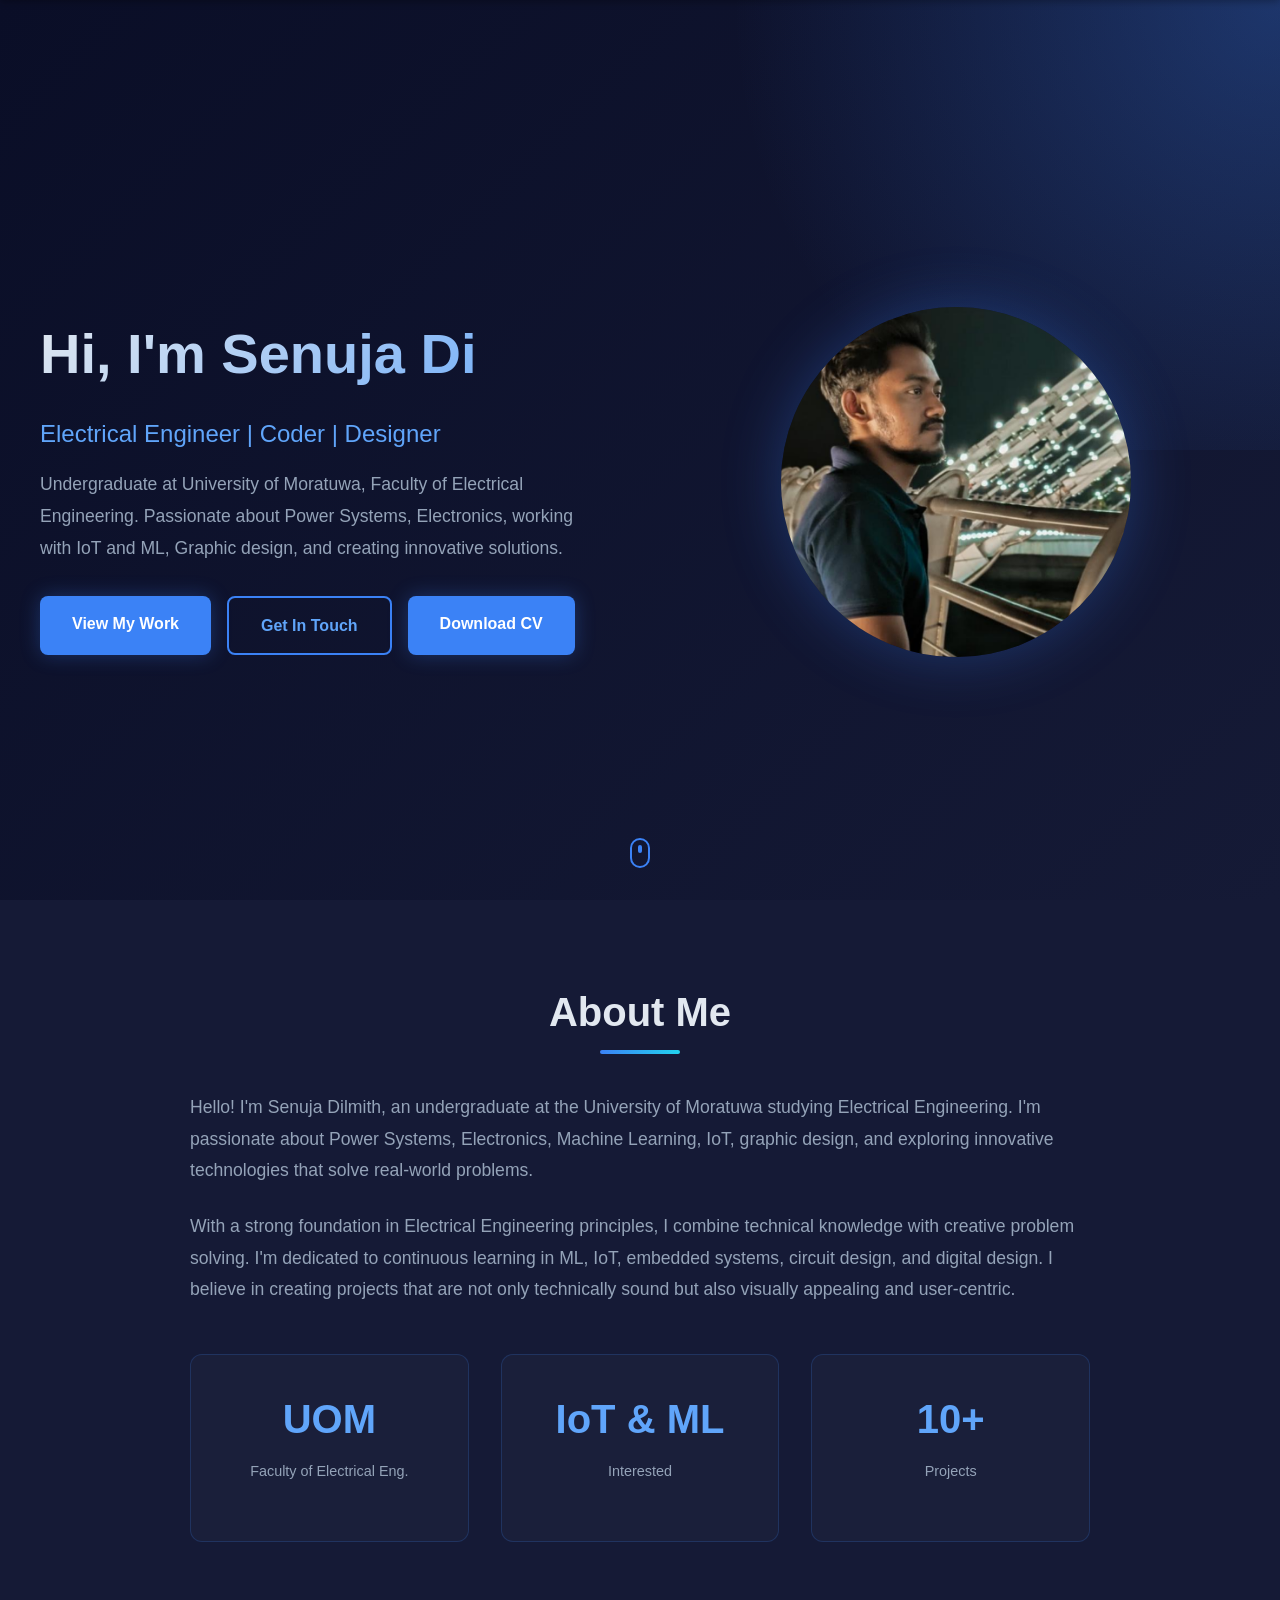
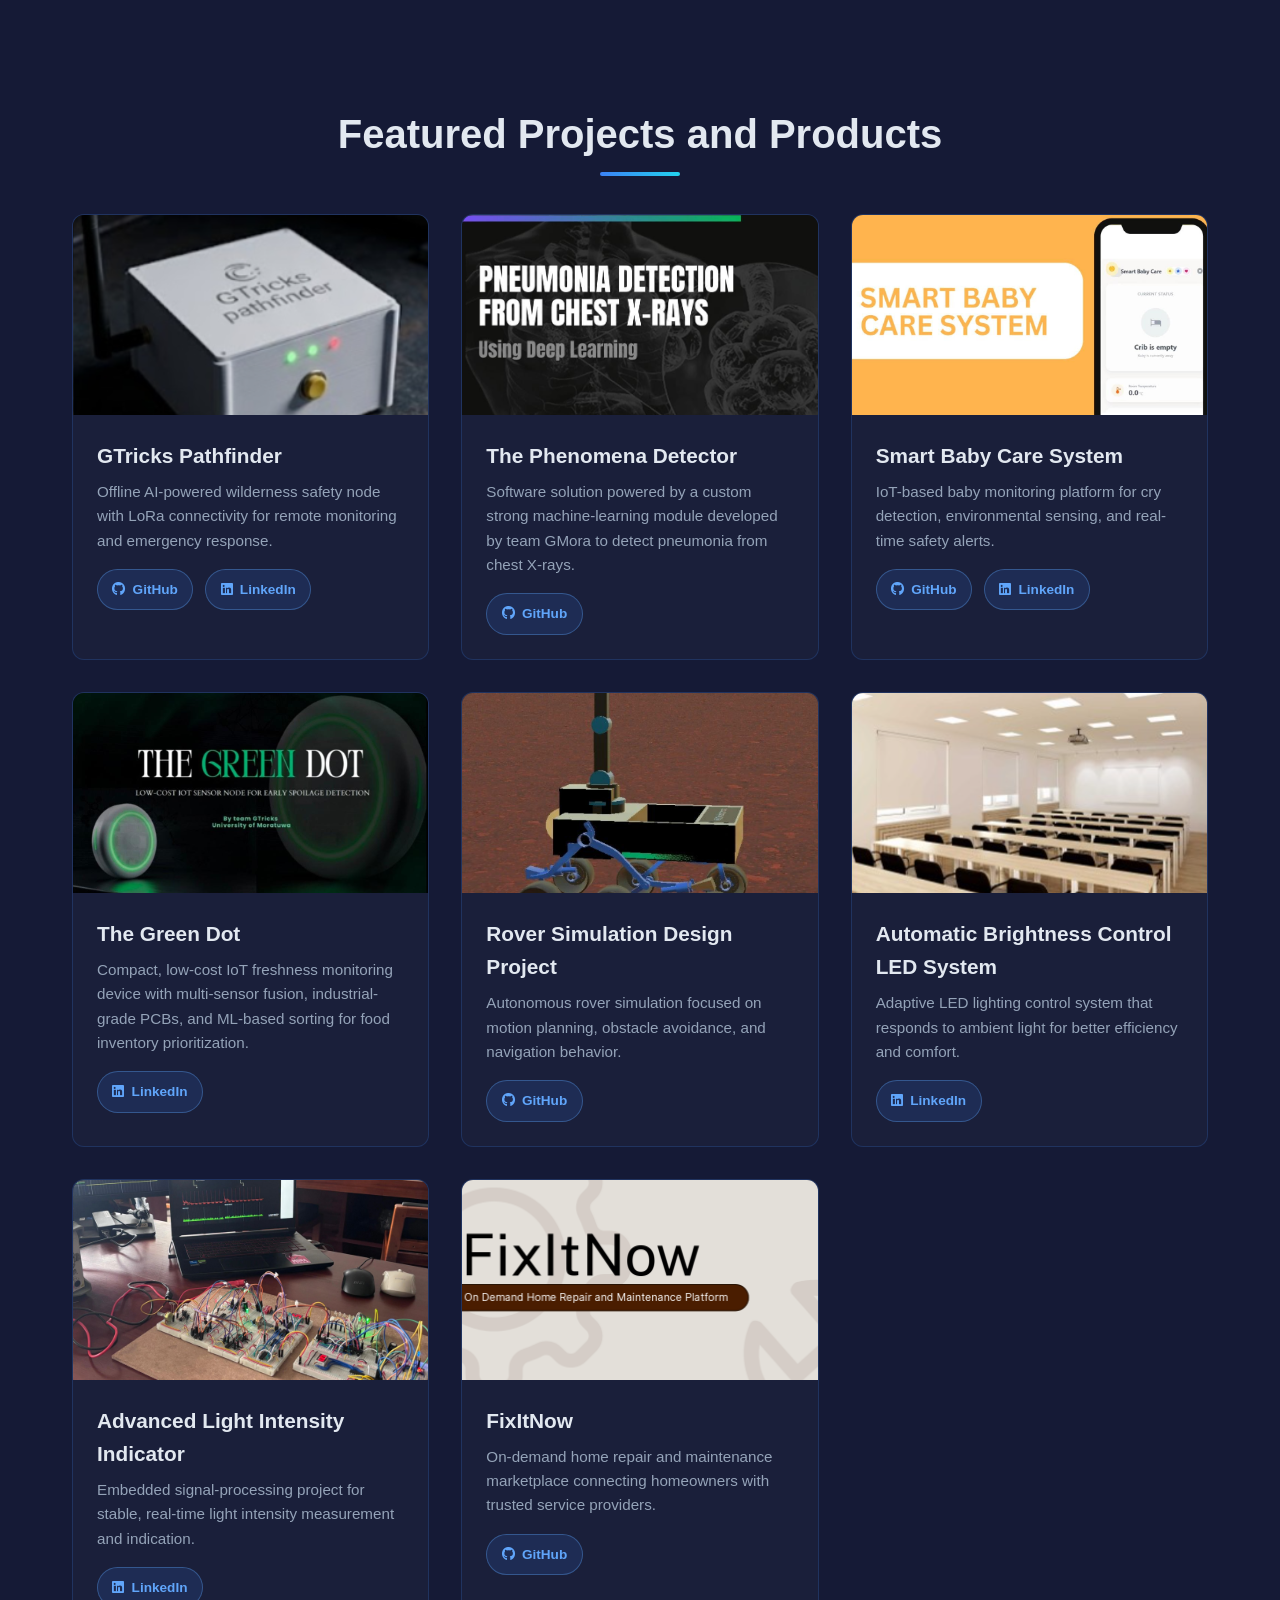
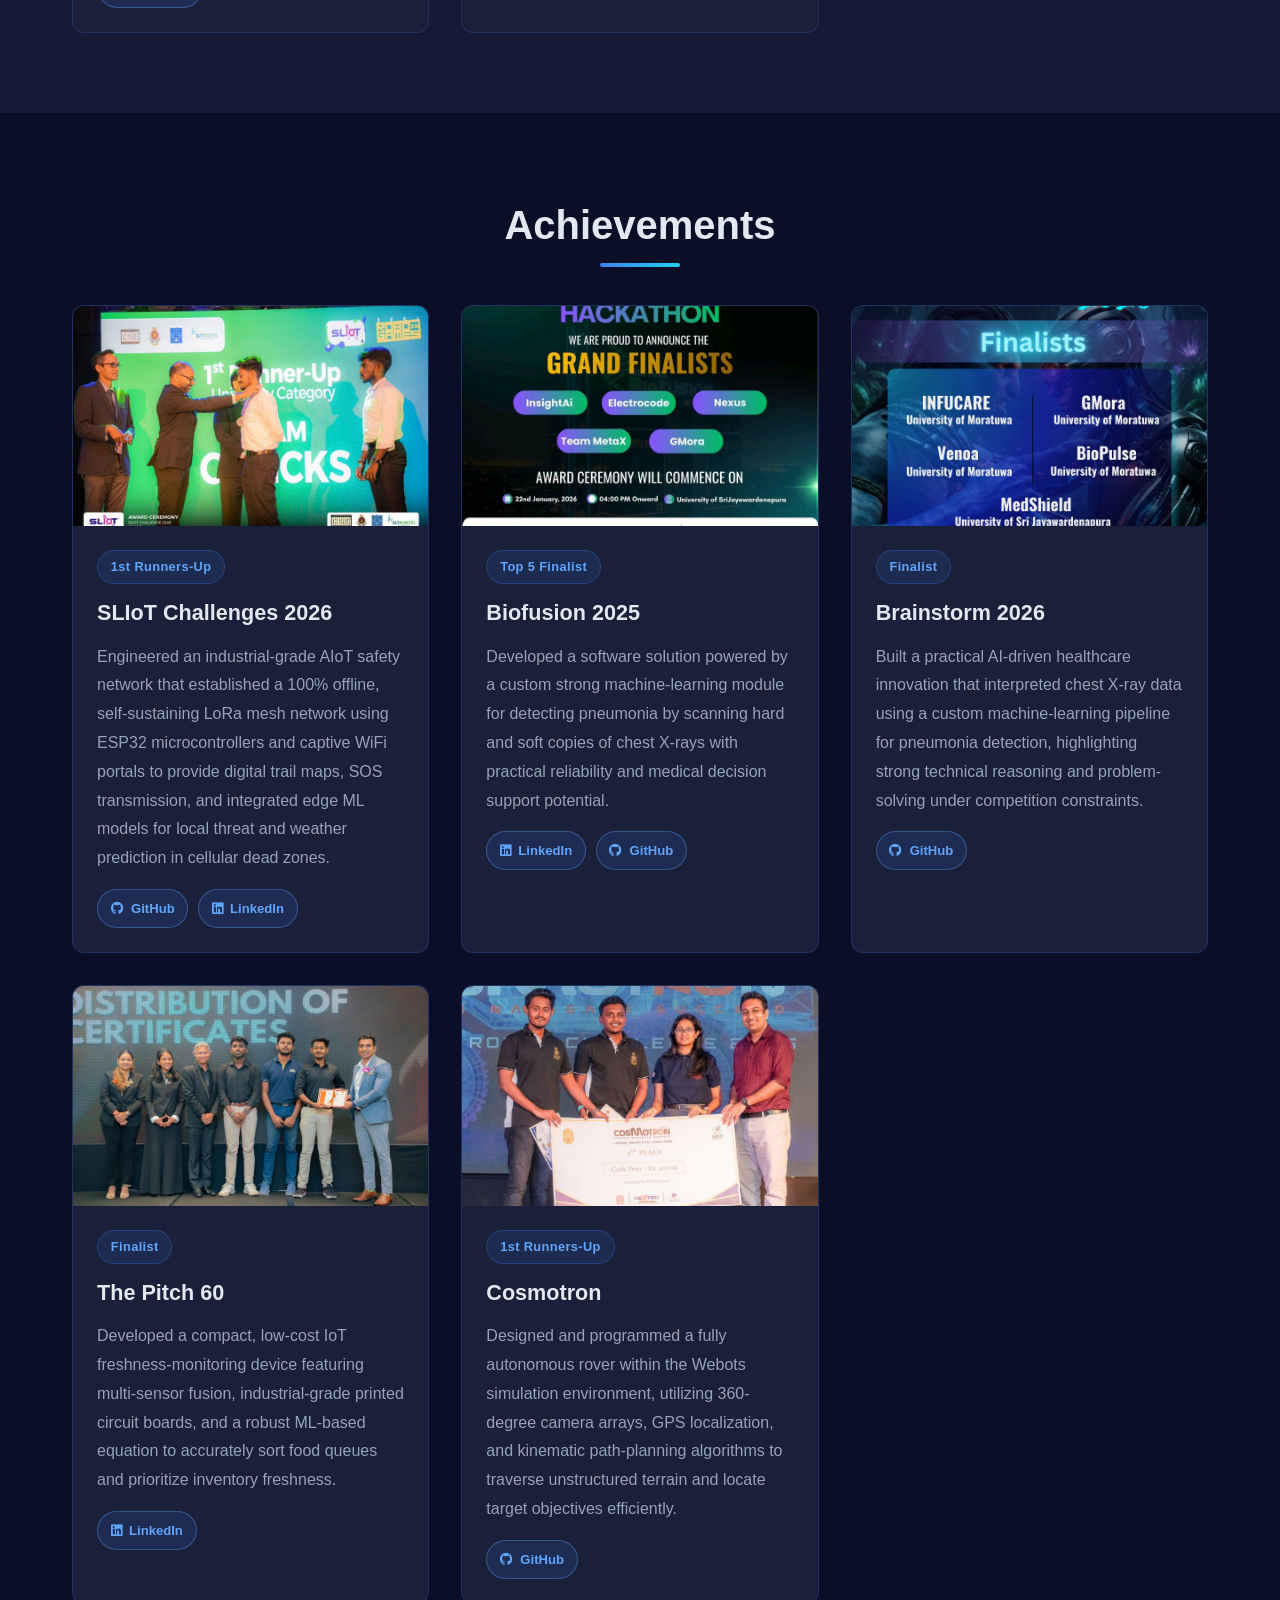
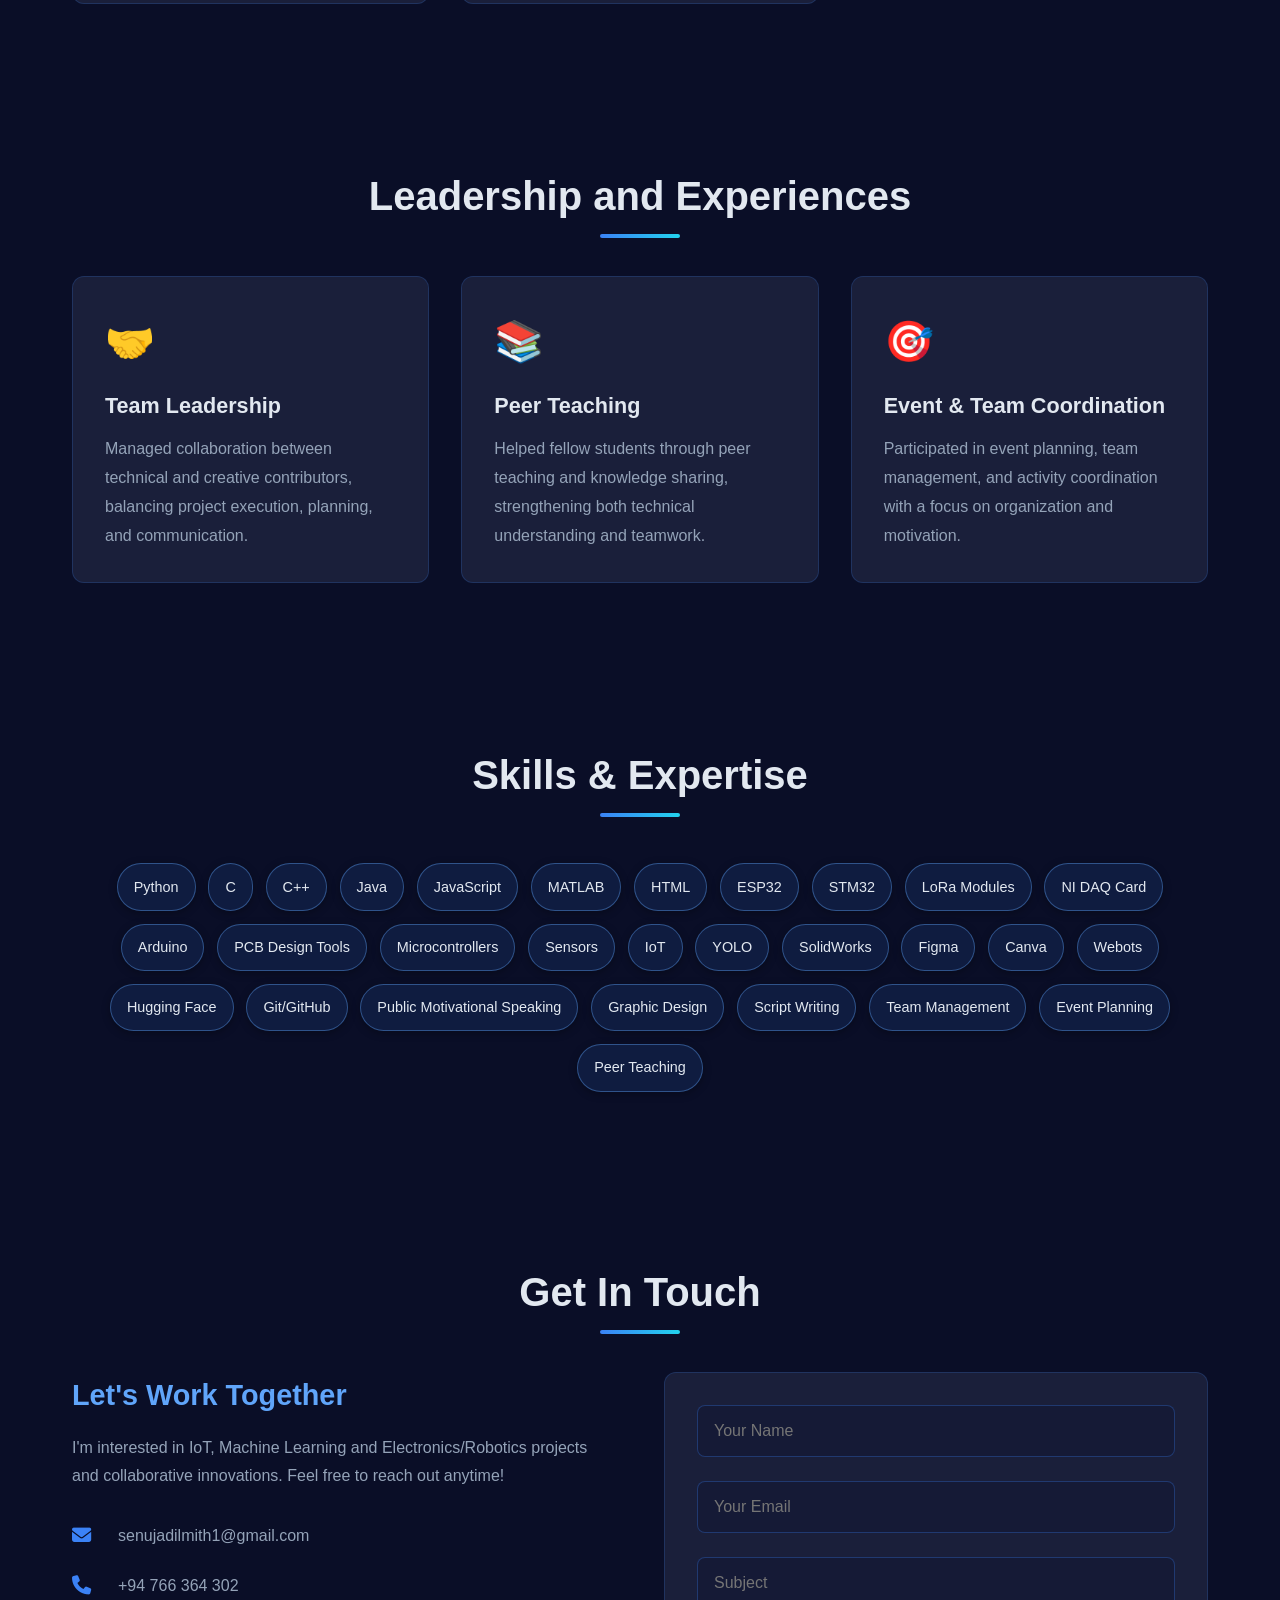
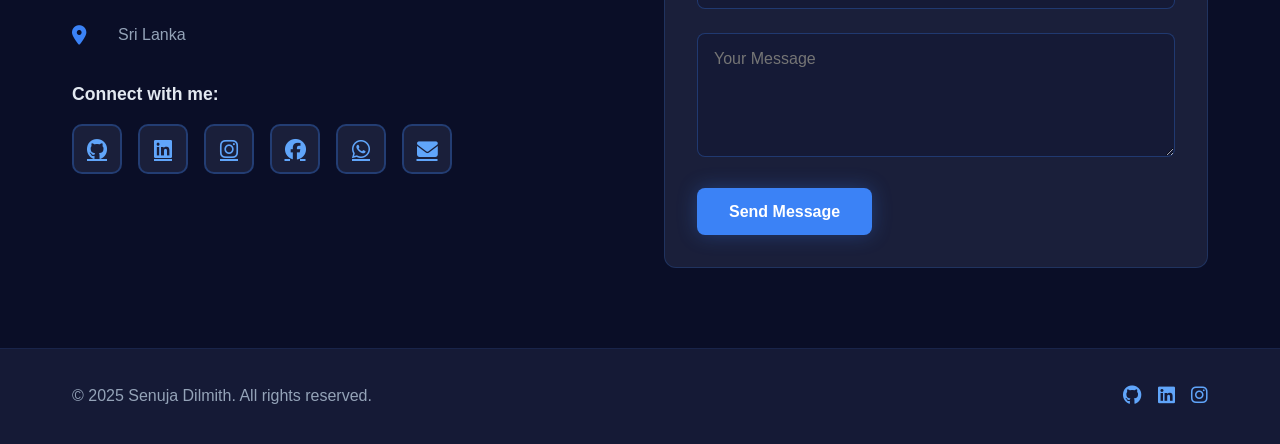
<file: index.html>
<!DOCTYPE html>
<html lang="en">
<head>
    <meta charset="UTF-8">
    <meta name="viewport" content="width=device-width, initial-scale=1.0">
    <title>Senuja Dilmith - Portfolio</title>
    <link rel="stylesheet" href="style.css">
    <link rel="stylesheet" href="https://cdnjs.cloudflare.com/ajax/libs/font-awesome/6.4.0/css/all.min.css">
</head>
<body>
    <!-- Navigation -->
    <nav class="navbar">
        <div class="container">
            <div class="logo">
                <h2>Senuja Dilmith</h2>
            </div>
            <ul class="nav-links">
                <li><a href="#home">Home</a></li>
                <li><a href="#about">About</a></li>
                <li><a href="#skills">Skills</a></li>
                <li><a href="#featured-projects">Projects</a></li>
                <li><a href="#achievements">Achievements</a></li>
                <li><a href="#leadership">Leadership</a></li>
                <li><a href="#contact">Contact</a></li>
            </ul>
            <div class="burger">
                <div class="line1"></div>
                <div class="line2"></div>
                <div class="line3"></div>
            </div>
        </div>
    </nav>

    <!-- Hero Section -->
    <section id="home" class="hero">
        <div class="hero-content">
            <div class="hero-text">
                <h1 class="glitch" data-text="Hi, I'm Senuja Dilmith">Hi, I'm Senuja Dilmith</h1>
                <p class="subtitle">Electrical Engineer | Coder | Designer</p>
                <p class="description">Undergraduate at University of Moratuwa, Faculty of Electrical Engineering. Passionate about Power Systems, Electronics, working with IoT and ML, Graphic design, and creating innovative solutions.</p>
                <div class="hero-buttons">
                    <a href="#featured-projects" class="btn btn-primary">View My Work</a>
                    <a href="#contact" class="btn btn-secondary">Get In Touch</a>
                    <a href="cv/CV_Senuja_Dilmith_.pdf" class="btn btn-primary" download>Download CV</a>
                </div>
            </div>
            <div class="hero-image">
                <div class="avatar-container">
                    <img src="profile-photo.png" alt="Senuja Dilmith" class="avatar-img">
                </div>
            </div>
        </div>
        <div class="scroll-indicator">
            <span></span>
        </div>
    </section>

    <!-- About Section -->
    <section id="about" class="about">
        <div class="container">
            <h2 class="section-title">About Me</h2>
            <div class="about-content">
                <div class="about-text">
                    <p>Hello! I'm Senuja Dilmith, an undergraduate at the University of Moratuwa studying Electrical Engineering. I'm passionate about Power Systems, Electronics, Machine Learning, IoT, graphic design, and exploring innovative technologies that solve real-world problems.</p>
                    <p>With a strong foundation in Electrical Engineering principles, I combine technical knowledge with creative problem solving. I'm dedicated to continuous learning in ML, IoT, embedded systems, circuit design, and digital design. I believe in creating projects that are not only technically sound but also visually appealing and user-centric.</p>
                    <div class="about-stats">
                        <div class="stat">
                            <h3>UOM</h3>
                            <p>Faculty of Electrical Eng.</p>
                        </div>
                        <div class="stat">
                            <h3>IoT & ML</h3>
                            <p>Interested</p>
                        </div>
                        <div class="stat">
                            <h3>10+</h3>
                            <p>Projects</p>
                        </div>
                    </div>
                </div>
            </div>
        </div>
    </section>

    <!-- Featured Projects Section -->
    <section id="featured-projects" class="projects">
        <div class="container">
            <h2 class="section-title">Featured Projects and Products</h2>
            <div class="projects-grid">
                <div class="project-card">
                    <div class="project-image project-image-cover" style="background-image: url('Featured%20Projects%20and%20Products/GTricks%20Pathfinder/product1.png'); background-size: cover; background-position: center;">
                        <div class="project-overlay">
                            <span class="project-link"><i class="fas fa-image"></i></span>
                        </div>
                    </div>
                    <div class="project-info">
                        <h3>GTricks Pathfinder</h3>
                        <p>Offline AI-powered wilderness safety node with LoRa connectivity for remote monitoring and emergency response.</p>
                        <div class="project-links">
                            <a href="https://github.com/senuja-dilmith/SLIoT-Pathfinder-GTricks" target="_blank" rel="noreferrer"><i class="fab fa-github"></i> GitHub</a>
                            <a href="https://www.linkedin.com/posts/senuja-dilmith-745825349_sliot2026-iot-tinyml-activity-7483414259188781057-bTgM?utm_source=share&utm_medium=member_desktop&rcm=ACoAAFcnN-UBbr5jnr6E6rHCfVg78KUNn9FJ8jc" target="_blank" rel="noreferrer"><i class="fab fa-linkedin"></i> LinkedIn</a>
                        </div>
                    </div>
                </div>

                <div class="project-card">
                    <div class="project-image project-image-cover" style="background-image: url('Featured%20Projects%20and%20Products/The%20Phenomena%20Detector/cover.jpeg'); background-size: cover; background-position: center;">
                        <div class="project-overlay">
                            <span class="project-link"><i class="fas fa-image"></i></span>
                        </div>
                    </div>
                    <div class="project-info">
                        <h3>The Phenomena Detector</h3>
                        <p>Software solution powered by a custom strong machine-learning module developed by team GMora to detect pneumonia from chest X-rays.</p>
                        <div class="project-links">
                            <a href="https://github.com/senuja-dilmith/The-Phenomena-Detector" target="_blank" rel="noreferrer"><i class="fab fa-github"></i> GitHub</a>
                        </div>
                    </div>
                </div>

                <div class="project-card">
                    <div class="project-image project-image-cover" style="background-image: url('Featured%20Projects%20and%20Products/Smart%20Baby%20Care%20System/cover.jpeg'); background-size: cover; background-position: center;">
                        <div class="project-overlay">
                            <span class="project-link"><i class="fas fa-image"></i></span>
                        </div>
                    </div>
                    <div class="project-info">
                        <h3>Smart Baby Care System</h3>
                        <p>IoT-based baby monitoring platform for cry detection, environmental sensing, and real-time safety alerts.</p>
                        <div class="project-links">
                            <a href="https://github.com/senuja-dilmith/SMART-BABY-CARE-SYSTEM" target="_blank" rel="noreferrer"><i class="fab fa-github"></i> GitHub</a>
                            <a href="https://www.linkedin.com/posts/senuja-dilmith-745825349_engineering-iot-labview-activity-7477016245435789312-sfTx?utm_source=share&utm_medium=member_desktop&rcm=ACoAAFcnN-UBbr5jnr6E6rHCfVg78KUNn9FJ8jc" target="_blank" rel="noreferrer"><i class="fab fa-linkedin"></i> LinkedIn</a>
                        </div>
                    </div>
                </div>

                <div class="project-card">
                    <div class="project-image project-image-cover" style="background-image: url('Featured%20Projects%20and%20Products/The%20Green%20Dot/WhatsApp%20Image%202026-08-12%20at%2010.17.15%20AM.jpeg'); background-size: cover; background-position: center;">
                        <div class="project-overlay">
                            <span class="project-link"><i class="fas fa-image"></i></span>
                        </div>
                    </div>
                    <div class="project-info">
                        <h3>The Green Dot</h3>
                        <p>Compact, low-cost IoT freshness monitoring device with multi-sensor fusion, industrial-grade PCBs, and ML-based sorting for food inventory prioritization.</p>
                        <div class="project-links">
                            <a href="https://www.linkedin.com/posts/senuja-dilmith-745825349_pitch60-thegreendot-iot-activity-7435342393329111040-EDjy?utm_source=share&utm_medium=member_desktop&rcm=ACoAAFcnN-UBbr5jnr6E6rHCfVg78KUNn9FJ8jc" target="_blank" rel="noreferrer"><i class="fab fa-linkedin"></i> LinkedIn</a>
                        </div>
                    </div>
                </div>

                <div class="project-card">
                    <div class="project-image project-image-cover" style="background-image: url('Featured%20Projects%20and%20Products/Rover%20Simulation%20Design%20Project/cover%20image.png'); background-size: cover; background-position: center;">
                        <div class="project-overlay">
                            <span class="project-link"><i class="fas fa-image"></i></span>
                        </div>
                    </div>
                    <div class="project-info">
                        <h3>Rover Simulation Design Project</h3>
                        <p>Autonomous rover simulation focused on motion planning, obstacle avoidance, and navigation behavior.</p>
                        <div class="project-links">
                            <a href="https://github.com/senuja-dilmith/Project_GMora_rover" target="_blank" rel="noreferrer"><i class="fab fa-github"></i> GitHub</a>
                        </div>
                    </div>
                </div>

                <div class="project-card">
                    <div class="project-image project-image-cover" style="background-image: url('Featured%20Projects%20and%20Products/Automatic%20Brightness%20Control%20LED%20System/cover.png'); background-size: cover; background-position: center;">
                        <div class="project-overlay">
                            <span class="project-link"><i class="fas fa-image"></i></span>
                        </div>
                    </div>
                    <div class="project-info">
                        <h3>Automatic Brightness Control LED System</h3>
                        <p>Adaptive LED lighting control system that responds to ambient light for better efficiency and comfort.</p>
                        <div class="project-links">
                            <a href="https://www.linkedin.com/posts/senuja-dilmith-745825349_the-technical-report-activity-7476165654245552128-Mppi?utm_source=share&utm_medium=member_desktop&rcm=ACoAAFcnN-UBbr5jnr6E6rHCfVg78KUNn9FJ8jc" target="_blank" rel="noreferrer"><i class="fab fa-linkedin"></i> LinkedIn</a>
                        </div>
                    </div>
                </div>

                <div class="project-card">
                    <div class="project-image project-image-cover" style="background-image: url('Featured%20Projects%20and%20Products/Advanced%20Light%20Intensity%20Indicator/cover%20image.png'); background-size: cover; background-position: center;">
                        <div class="project-overlay">
                            <span class="project-link"><i class="fas fa-image"></i></span>
                        </div>
                    </div>
                    <div class="project-info">
                        <h3>Advanced Light Intensity Indicator</h3>
                        <p>Embedded signal-processing project for stable, real-time light intensity measurement and indication.</p>
                        <div class="project-links">
                            <a href="https://www.linkedin.com/posts/senuja-dilmith-745825349_digitalsignalprocessing-embeddedsystems-engineering-activity-7406973295260205056-ju8N?utm_source=share&utm_medium=member_desktop&rcm=ACoAAFcnN-UBbr5jnr6E6rHCfVg78KUNn9FJ8jc" target="_blank" rel="noreferrer"><i class="fab fa-linkedin"></i> LinkedIn</a>
                        </div>
                    </div>
                </div>

                <div class="project-card">
                    <div class="project-image project-image-cover" style="background-image: url('Featured%20Projects%20and%20Products/FixItNow/cover.png'); background-size: cover; background-position: center;">
                        <div class="project-overlay">
                            <span class="project-link"><i class="fas fa-image"></i></span>
                        </div>
                    </div>
                    <div class="project-info">
                        <h3>FixItNow</h3>
                        <p>On-demand home repair and maintenance marketplace connecting homeowners with trusted service providers.</p>
                        <div class="project-links">
                            <a href="https://github.com/Company-C-MSD-Project" target="_blank" rel="noreferrer"><i class="fab fa-github"></i> GitHub</a>
                        </div>
                    </div>
                </div>
            </div>
        </div>
    </section>

    <!-- Achievements Section -->
    <section id="achievements" class="achievements">
        <div class="container">
            <h2 class="section-title">Achievements</h2>
            <div class="achievement-grid">
                <div class="achievement-card">
                    <img src="Achievements/SLIoT%20Challenges%202026.jpg" alt="SLIoT Challenges 2026" class="achievement-image">
                    <div class="achievement-body">
                        <span class="achievement-rank">1st Runners-Up</span>
                        <h3>SLIoT Challenges 2026</h3>
                        <p>Engineered an industrial-grade AIoT safety network that established a 100% offline, self-sustaining LoRa mesh network using ESP32 microcontrollers and captive WiFi portals to provide digital trail maps, SOS transmission, and integrated edge ML models for local threat and weather prediction in cellular dead zones.</p>
                        <div class="achievement-links">
                            <a href="https://github.com/senuja-dilmith/SLIoT-Pathfinder-GTricks" target="_blank" rel="noreferrer"><i class="fab fa-github"></i> GitHub</a>
                            <a href="https://www.linkedin.com/posts/senuja-dilmith-745825349_sliot2026-iot-tinyml-activity-7483414259188781057-bTgM?utm_source=share&utm_medium=member_desktop&rcm=ACoAAFcnN-UBbr5jnr6E6rHCfVg78KUNn9FJ8jc" target="_blank" rel="noreferrer"><i class="fab fa-linkedin"></i> LinkedIn</a>
                        </div>
                    </div>
                </div>

                <div class="achievement-card">
                    <img src="Achievements/Biofusion%202025.jpg" alt="Biofusion 2025" class="achievement-image">
                    <div class="achievement-body">
                        <span class="achievement-rank">Top 5 Finalist</span>
                        <h3>Biofusion 2025</h3>
                        <p>Developed a software solution powered by a custom strong machine-learning module for detecting pneumonia by scanning hard and soft copies of chest X-rays with practical reliability and medical decision support potential.</p>
                        <div class="achievement-links">
                            <a href="https://www.linkedin.com/posts/senuja-dilmith-745825349_gmora-biofusion-machinelearning-activity-7476168660080832512-hg0I?utm_source=share&utm_medium=member_desktop&rcm=ACoAAFcnN-UBbr5jnr6E6rHCfVg78KUNn9FJ8jc" target="_blank" rel="noreferrer"><i class="fab fa-linkedin"></i> LinkedIn</a>
                            <a href="https://github.com/senuja-dilmith/The-Phenomena-Detector" target="_blank" rel="noreferrer"><i class="fab fa-github"></i> GitHub</a>
                        </div>
                    </div>
                </div>

                <div class="achievement-card">
                    <img src="Achievements/Brainstorm%202026.jpeg" alt="Brainstorm 2026" class="achievement-image">
                    <div class="achievement-body">
                        <span class="achievement-rank">Finalist</span>
                        <h3>Brainstorm 2026</h3>
                        <p>Built a practical AI-driven healthcare innovation that interpreted chest X-ray data using a custom machine-learning pipeline for pneumonia detection, highlighting strong technical reasoning and problem-solving under competition constraints.</p>
                        <div class="achievement-links">
                            <a href="https://github.com/senuja-dilmith/The-Phenomena-Detector" target="_blank" rel="noreferrer"><i class="fab fa-github"></i> GitHub</a>
                        </div>
                    </div>
                </div>

                <div class="achievement-card">
                    <img src="Achievements/he%20Pitch%2060.jpg" alt="The Pitch 60" class="achievement-image">
                    <div class="achievement-body">
                        <span class="achievement-rank">Finalist</span>
                        <h3>The Pitch 60</h3>
                        <p>Developed a compact, low-cost IoT freshness-monitoring device featuring multi-sensor fusion, industrial-grade printed circuit boards, and a robust ML-based equation to accurately sort food queues and prioritize inventory freshness.</p>
                        <div class="achievement-links">
                            <a href="https://www.linkedin.com/posts/senuja-dilmith-745825349_pitch60-thegreendot-iot-activity-7435342393329111040-EDjy?utm_source=share&utm_medium=member_desktop&rcm=ACoAAFcnN-UBbr5jnr6E6rHCfVg78KUNn9FJ8jc" target="_blank" rel="noreferrer"><i class="fab fa-linkedin"></i> LinkedIn</a>
                        </div>
                    </div>
                </div>

                <div class="achievement-card">
                    <img src="Achievements/Cosmotron.png" alt="Cosmotron" class="achievement-image">
                    <div class="achievement-body">
                        <span class="achievement-rank">1st Runners-Up</span>
                        <h3>Cosmotron</h3>
                        <p>Designed and programmed a fully autonomous rover within the Webots simulation environment, utilizing 360-degree camera arrays, GPS localization, and kinematic path-planning algorithms to traverse unstructured terrain and locate target objectives efficiently.</p>
                        <div class="achievement-links">
                            <a href="https://github.com/senuja-dilmith/Project_GMora_rover" target="_blank" rel="noreferrer"><i class="fab fa-github"></i> GitHub</a>
                        </div>
                    </div>
                </div>
            </div>
        </div>
    </section>

    <!-- Leadership and Experiences Section -->
    <section id="leadership" class="leadership">
        <div class="container">
            <h2 class="section-title">Leadership and Experiences</h2>
            <div class="info-grid">
                <div class="info-card">
                    <div class="info-icon">🤝</div>
                    <h3>Team Leadership</h3>
                    <p>Managed collaboration between technical and creative contributors, balancing project execution, planning, and communication.</p>
                </div>
                <div class="info-card">
                    <div class="info-icon">📚</div>
                    <h3>Peer Teaching</h3>
                    <p>Helped fellow students through peer teaching and knowledge sharing, strengthening both technical understanding and teamwork.</p>
                </div>
                <div class="info-card">
                    <div class="info-icon">🎯</div>
                    <h3>Event & Team Coordination</h3>
                    <p>Participated in event planning, team management, and activity coordination with a focus on organization and motivation.</p>
                </div>
            </div>
        </div>
    </section>

    <!-- Skills Section -->
    <section id="skills" class="skills">
        <div class="container">
            <h2 class="section-title">Skills & Expertise</h2>
            <div class="skills-showcase">
                <div class="skills-list compact-skills">
                    <span class="skill-tag">Python</span>
                    <span class="skill-tag">C</span>
                    <span class="skill-tag">C++</span>
                    <span class="skill-tag">Java</span>
                    <span class="skill-tag">JavaScript</span>
                    <span class="skill-tag">MATLAB</span>
                    <span class="skill-tag">HTML</span>
                    <span class="skill-tag">ESP32</span>
                    <span class="skill-tag">STM32</span>
                    <span class="skill-tag">LoRa Modules</span>
                    <span class="skill-tag">NI DAQ Card</span>
                    <span class="skill-tag">Arduino</span>
                    <span class="skill-tag">PCB Design Tools</span>
                    <span class="skill-tag">Microcontrollers</span>
                    <span class="skill-tag">Sensors</span>
                    <span class="skill-tag">IoT</span>
                    <span class="skill-tag">YOLO</span>
                    <span class="skill-tag">SolidWorks</span>
                    <span class="skill-tag">Figma</span>
                    <span class="skill-tag">Canva</span>
                    <span class="skill-tag">Webots</span>
                    <span class="skill-tag">Hugging Face</span>
                    <span class="skill-tag">Git/GitHub</span>
                    <span class="skill-tag">Public Motivational Speaking</span>
                    <span class="skill-tag">Graphic Design</span>
                    <span class="skill-tag">Script Writing</span>
                    <span class="skill-tag">Team Management</span>
                    <span class="skill-tag">Event Planning</span>
                    <span class="skill-tag">Peer Teaching</span>
                </div>
            </div>
        </div>
    </section>

    <!-- Contact Section -->
    <section id="contact" class="contact">
        <div class="container">
            <h2 class="section-title">Get In Touch</h2>
            <div class="contact-content">
                <div class="contact-info">
                    <h3>Let's Work Together</h3>
                    <p>I'm interested in IoT, Machine Learning and Electronics/Robotics projects and collaborative innovations. Feel free to reach out anytime!</p>
                    <div class="contact-items">
                        <div class="contact-item">
                            <i class="fas fa-envelope"></i>
                            <span>senujadilmith1@gmail.com</span>
                        </div>
                        <div class="contact-item">
                            <i class="fas fa-phone"></i>
                            <span>+94 766 364 302</span>
                        </div>
                        <div class="contact-item">
                            <i class="fas fa-map-marker-alt"></i>
                            <span>Sri Lanka</span>
                        </div>
                    </div>
                    
                    <!-- Social Media Links -->
                    <div class="social-links">
                        <h4>Connect with me:</h4>
                        <div class="social-icons">
                            <a href="https://github.com/senuja-dilmith" target="_blank" title="GitHub">
                                <i class="fab fa-github"></i>
                            </a>
                            <a href="https://www.linkedin.com/in/senuja-dilmith-745825349?utm_source=share&utm_campaign=share_via&utm_content=profile&utm_medium=android_app" target="_blank" title="LinkedIn">
                                <i class="fab fa-linkedin"></i>
                            </a>
                            <a href="https://www.instagram.com/senuja_dilmith?igsh=NHplOHNpdm5mYzVt" target="_blank" title="Instagram">
                                <i class="fab fa-instagram"></i>
                            </a>
                            <a href="https://www.facebook.com/share/1ayutm5buF/" target="_blank" title="Facebook">
                                <i class="fab fa-facebook"></i>
                            </a>
                            <a href="https://wa.me/94766364302" target="_blank" title="WhatsApp">
                                <i class="fab fa-whatsapp"></i>
                            </a>
                            <a href="mailto:senujadilmith1@gmail.com" target="_blank" title="Email">
                                <i class="fas fa-envelope"></i>
                            </a>
                        </div>
                    </div>
                </div>
                
                <form class="contact-form">
                    <div class="form-group">
                        <input type="text" placeholder="Your Name" required>
                    </div>
                    <div class="form-group">
                        <input type="email" placeholder="Your Email" required>
                    </div>
                    <div class="form-group">
                        <input type="text" placeholder="Subject">
                    </div>
                    <div class="form-group">
                        <textarea placeholder="Your Message" rows="5" required></textarea>
                    </div>
                    <button type="submit" class="btn btn-primary">Send Message</button>
                </form>
            </div>
        </div>
    </section>

    <!-- Footer -->
    <footer class="footer">
        <div class="container">
            <p>&copy; 2025 Senuja Dilmith. All rights reserved.</p>
            <div class="footer-social">
                <a href="https://github.com/senuja-dilmith" target="_blank"><i class="fab fa-github"></i></a>
                <a href="https://www.linkedin.com/in/senuja-dilmith-745825349?utm_source=share&utm_campaign=share_via&utm_content=profile&utm_medium=android_app" target="_blank"><i class="fab fa-linkedin"></i></a>
                <a href="https://www.instagram.com/senuja_dilmith?igsh=NHplOHNpdm5mYzVt" target="_blank"><i class="fab fa-instagram"></i></a>
            </div>
        </div>
    </footer>

    <script src="script.js"></script>
</body>
</html>
</file>
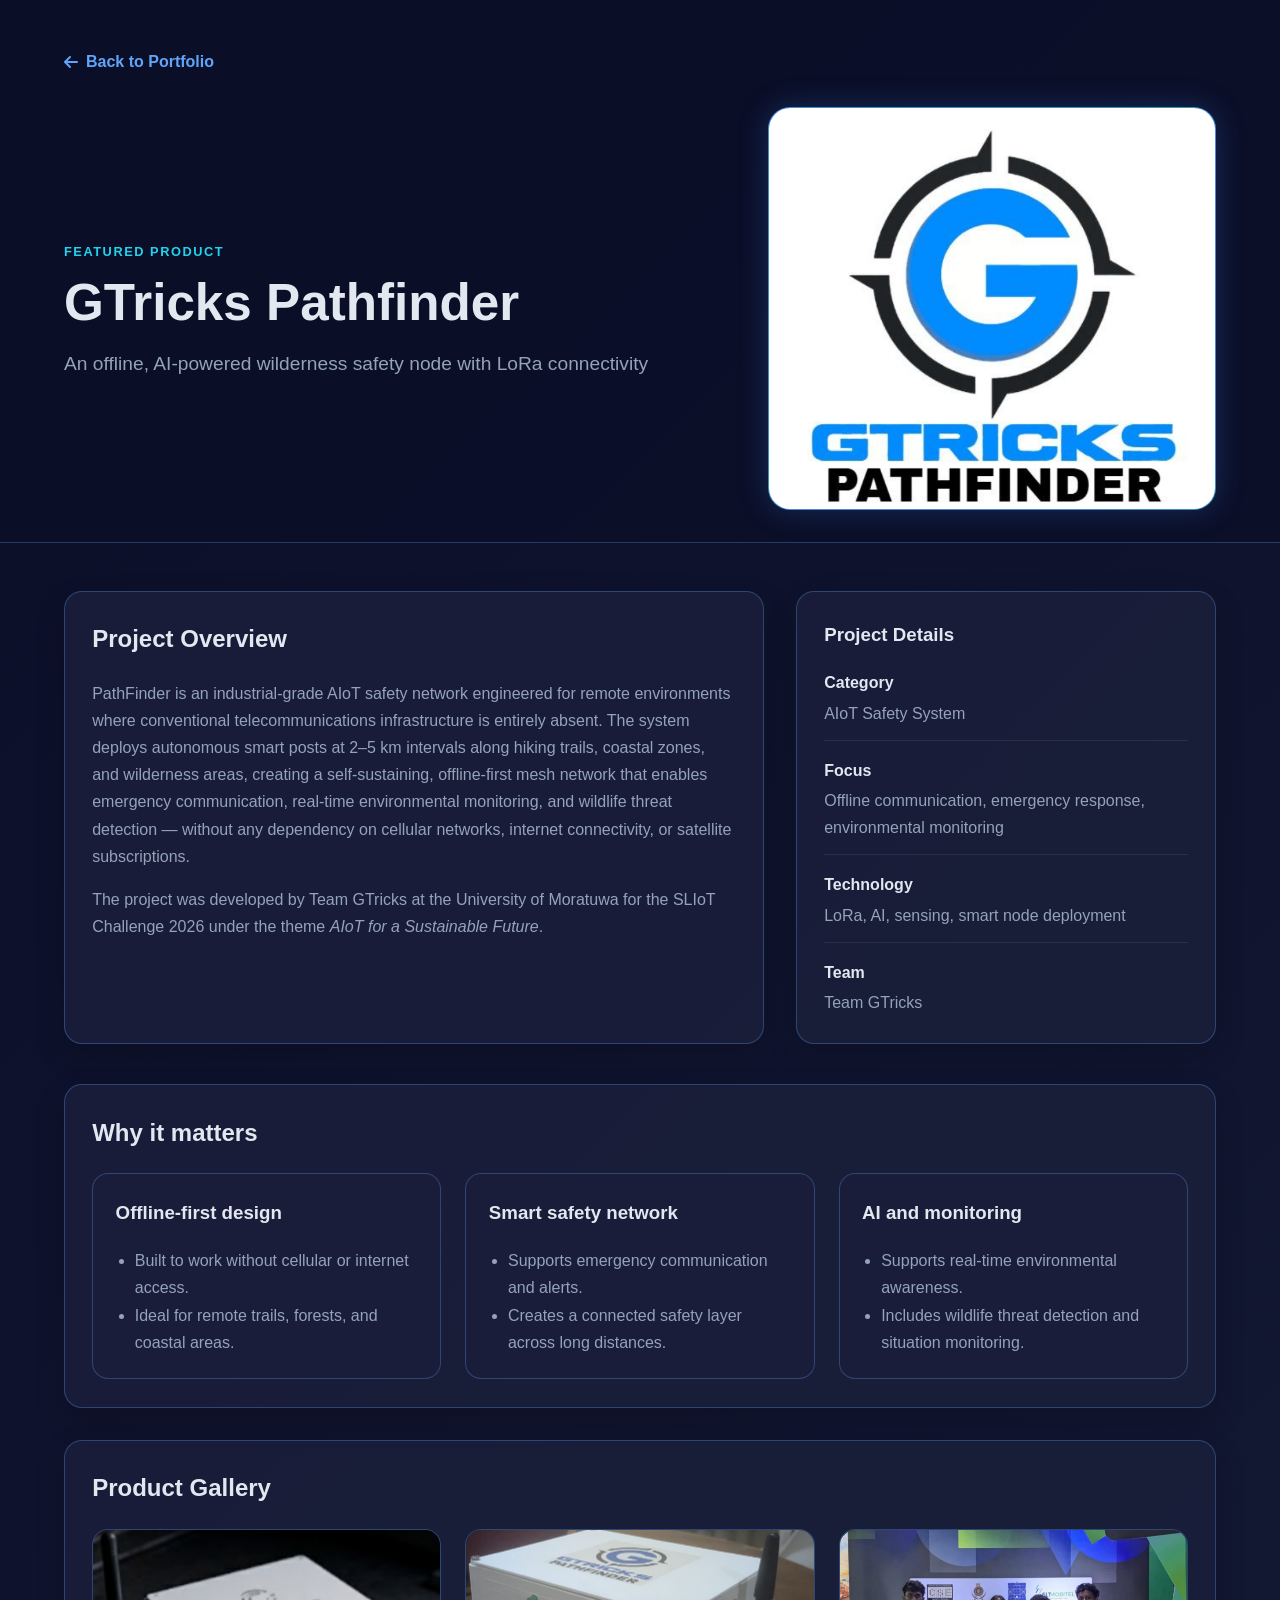
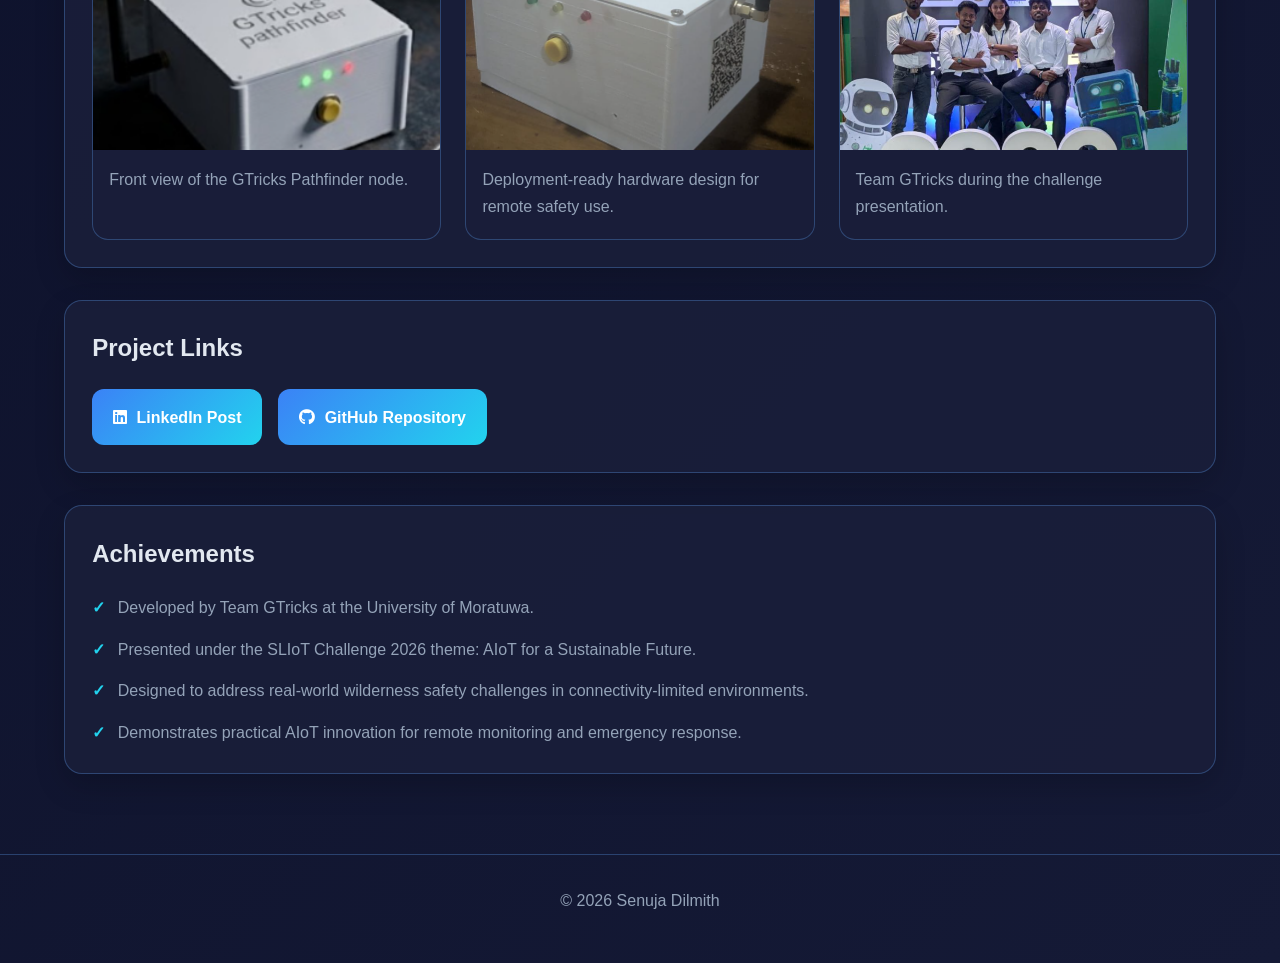
<file: gtricks-pathfinder.html>
<!DOCTYPE html>
<html lang="en">
<head>
    <meta charset="UTF-8">
    <meta name="viewport" content="width=device-width, initial-scale=1.0">
    <title>GTricks Pathfinder | Senuja Dilmith Portfolio</title>
    <link rel="stylesheet" href="https://cdnjs.cloudflare.com/ajax/libs/font-awesome/6.4.0/css/all.min.css">
    <style>
        :root {
            --bg-primary: #0a0e27;
            --bg-secondary: #151a36;
            --bg-card: #1a1f3a;
            --blue-primary: #3b82f6;
            --blue-secondary: #60a5fa;
            --text-primary: #e2e8f0;
            --text-secondary: #94a3b8;
            --accent-cyan: #22d3ee;
            --accent-purple: #a78bfa;
            --shadow-blue: rgba(59, 130, 246, 0.3);
            --border: rgba(96, 165, 250, 0.3);
        }

        * { box-sizing: border-box; }

        body {
            margin: 0;
            font-family: 'Segoe UI', Tahoma, Geneva, Verdana, sans-serif;
            background: linear-gradient(135deg, var(--bg-primary) 0%, var(--bg-secondary) 100%);
            color: var(--text-primary);
            line-height: 1.7;
        }

        a { color: inherit; }

        .container {
            max-width: 1200px;
            margin: 0 auto;
            padding: 0 1.5rem;
        }

        .project-header {
            padding: 3rem 0 2rem;
            border-bottom: 1px solid var(--border);
            background: rgba(10, 14, 39, 0.8);
        }

        .back-link {
            display: inline-flex;
            align-items: center;
            gap: 0.5rem;
            text-decoration: none;
            color: var(--blue-secondary);
            margin-bottom: 2rem;
            font-weight: 600;
        }

        .project-hero {
            display: grid;
            grid-template-columns: 1.2fr 0.8fr;
            gap: 2rem;
            align-items: center;
        }

        .eyebrow {
            display: inline-block;
            font-size: 0.8rem;
            letter-spacing: 0.12em;
            text-transform: uppercase;
            color: var(--accent-cyan);
            font-weight: 700;
            margin-bottom: 0.8rem;
        }

        h1 {
            font-size: clamp(2.2rem, 4vw, 4rem);
            margin: 0 0 1rem;
            line-height: 1.1;
        }

        .project-subtitle {
            font-size: 1.2rem;
            color: var(--text-secondary);
            margin: 0;
        }

        .hero-visual {
            min-height: 300px;
            border-radius: 22px;
            background: linear-gradient(135deg, rgba(59, 130, 246, 0.9), rgba(34, 211, 238, 0.6));
            display: flex;
            align-items: center;
            justify-content: center;
            box-shadow: 0 0 30px rgba(59, 130, 246, 0.25);
            border: 1px solid rgba(255, 255, 255, 0.12);
            position: relative;
            overflow: hidden;
        }

        .hero-visual img {
            width: 100%;
            height: 100%;
            object-fit: cover;
            display: block;
        }

        .project-content {
            padding: 3rem 0 5rem;
        }

        .overview {
            display: grid;
            grid-template-columns: 1.5fr 0.9fr;
            gap: 2rem;
            margin-bottom: 2.5rem;
        }

        .card {
            background: rgba(26, 31, 58, 0.9);
            border: 1px solid var(--border);
            border-radius: 18px;
            padding: 1.7rem;
            box-shadow: 0 12px 30px rgba(0, 0, 0, 0.18);
        }

        .card h2, .card h3 {
            margin-top: 0;
        }

        .card p {
            color: var(--text-secondary);
        }

        .meta-list {
            display: grid;
            gap: 1rem;
        }

        .meta-item {
            padding-bottom: 0.8rem;
            border-bottom: 1px solid rgba(255,255,255,0.08);
        }

        .meta-item:last-child {
            border-bottom: none;
            padding-bottom: 0;
        }

        .meta-item strong {
            display: block;
            color: var(--text-primary);
            margin-bottom: 0.2rem;
        }

        .meta-item span {
            color: var(--text-secondary);
        }

        .highlight-grid, .gallery-grid {
            display: grid;
            grid-template-columns: repeat(auto-fit, minmax(240px, 1fr));
            gap: 1.5rem;
            margin-top: 1rem;
        }

        .highlight-card {
            background: rgba(26, 31, 58, 0.9);
            border: 1px solid var(--border);
            border-radius: 16px;
            padding: 1.4rem;
        }

        .highlight-card ul {
            margin: 0;
            padding-left: 1.2rem;
            color: var(--text-secondary);
        }

        .gallery-item {
            background: rgba(26, 31, 58, 0.9);
            border: 1px solid var(--border);
            border-radius: 16px;
            overflow: hidden;
        }

        .media-box {
            min-height: 220px;
            background: linear-gradient(135deg, rgba(59, 130, 246, 0.6), rgba(167, 139, 250, 0.4));
            display: flex;
            align-items: center;
            justify-content: center;
            font-weight: 700;
            text-align: center;
            letter-spacing: 0.06em;
            color: rgba(255,255,255,0.9);
            padding: 1rem;
        }

        .video-box {
            background: linear-gradient(135deg, rgba(17, 24, 39, 1), rgba(59, 130, 246, 0.5));
        }

        .gallery-item p {
            padding: 1rem 1rem 1.2rem;
            margin: 0;
            color: var(--text-secondary);
        }

        .link-list {
            display: flex;
            flex-wrap: wrap;
            gap: 1rem;
            margin-top: 1rem;
        }

        .project-link-btn {
            display: inline-flex;
            align-items: center;
            gap: 0.6rem;
            text-decoration: none;
            padding: 0.9rem 1.3rem;
            border-radius: 12px;
            background: linear-gradient(135deg, var(--blue-primary), var(--accent-cyan));
            color: white;
            font-weight: 700;
            transition: transform 0.2s ease;
        }

        .project-link-btn:hover {
            transform: translateY(-2px);
        }

        .achievement-list {
            list-style: none;
            padding: 0;
            margin: 1rem 0 0;
            display: grid;
            gap: 0.9rem;
        }

        .achievement-list li {
            position: relative;
            padding-left: 1.6rem;
            color: var(--text-secondary);
        }

        .achievement-list li::before {
            content: "✓";
            position: absolute;
            left: 0;
            top: 0;
            color: var(--accent-cyan);
            font-weight: 700;
        }

        footer {
            padding: 2rem 0 3rem;
            text-align: center;
            color: var(--text-secondary);
            border-top: 1px solid var(--border);
        }

        @media (max-width: 850px) {
            .project-hero, .overview {
                grid-template-columns: 1fr;
            }
        }
    </style>
</head>
<body>
    <header class="project-header">
        <div class="container">
            <a href="index.html" class="back-link"><i class="fas fa-arrow-left"></i> Back to Portfolio</a>
            <div class="project-hero">
                <div>
                    <span class="eyebrow">Featured Product</span>
                    <h1>GTricks Pathfinder</h1>
                    <p class="project-subtitle">An offline, AI-powered wilderness safety node with LoRa connectivity</p>
                </div>
                <div class="hero-visual" aria-label="GTricks Pathfinder product preview">
                    <img src="project-pathfinder/pathfinder.png" alt="GTricks Pathfinder cover image">
                </div>
            </div>
        </div>
    </header>

    <main class="project-content">
        <div class="container">
            <section class="overview">
                <div class="card">
                    <h2>Project Overview</h2>
                    <p>
                        PathFinder is an industrial-grade AIoT safety network engineered for remote environments where conventional telecommunications infrastructure is entirely absent. The system deploys autonomous smart posts at 2–5 km intervals along hiking trails, coastal zones, and wilderness areas, creating a self-sustaining, offline-first mesh network that enables emergency communication, real-time environmental monitoring, and wildlife threat detection — without any dependency on cellular networks, internet connectivity, or satellite subscriptions.
                    </p>
                    <p>
                        The project was developed by Team GTricks at the University of Moratuwa for the SLIoT Challenge 2026 under the theme <em>AIoT for a Sustainable Future</em>.
                    </p>
                </div>

                <aside class="card">
                    <h3>Project Details</h3>
                    <div class="meta-list">
                        <div class="meta-item">
                            <strong>Category</strong>
                            <span>AIoT Safety System</span>
                        </div>
                        <div class="meta-item">
                            <strong>Focus</strong>
                            <span>Offline communication, emergency response, environmental monitoring</span>
                        </div>
                        <div class="meta-item">
                            <strong>Technology</strong>
                            <span>LoRa, AI, sensing, smart node deployment</span>
                        </div>
                        <div class="meta-item">
                            <strong>Team</strong>
                            <span>Team GTricks</span>
                        </div>
                    </div>
                </aside>
            </section>

            <section class="card" style="margin-bottom: 2rem;">
                <h2>Why it matters</h2>
                <div class="highlight-grid">
                    <div class="highlight-card">
                        <h3>Offline-first design</h3>
                        <ul>
                            <li>Built to work without cellular or internet access.</li>
                            <li>Ideal for remote trails, forests, and coastal areas.</li>
                        </ul>
                    </div>
                    <div class="highlight-card">
                        <h3>Smart safety network</h3>
                        <ul>
                            <li>Supports emergency communication and alerts.</li>
                            <li>Creates a connected safety layer across long distances.</li>
                        </ul>
                    </div>
                    <div class="highlight-card">
                        <h3>AI and monitoring</h3>
                        <ul>
                            <li>Supports real-time environmental awareness.</li>
                            <li>Includes wildlife threat detection and situation monitoring.</li>
                        </ul>
                    </div>
                </div>
            </section>

            <section class="card" style="margin-bottom: 2rem;">
                <h2>Product Gallery</h2>
                <div class="gallery-grid">
                    <div class="gallery-item">
                        <img src="project-pathfinder/product1.png" alt="GTricks Pathfinder product front view" style="width:100%; height:220px; object-fit:cover; display:block;">
                        <p>Front view of the GTricks Pathfinder node.</p>
                    </div>
                    <div class="gallery-item">
                        <img src="project-pathfinder/product2.png" alt="GTricks Pathfinder product hardware" style="width:100%; height:220px; object-fit:cover; display:block;">
                        <p>Deployment-ready hardware design for remote safety use.</p>
                    </div>
                    <div class="gallery-item">
                        <img src="project-pathfinder/team-photo.png" alt="GTricks Pathfinder team photo" style="width:100%; height:220px; object-fit:cover; display:block;">
                        <p>Team GTricks during the challenge presentation.</p>
                    </div>
                </div>
            </section>

            <section class="card" style="margin-bottom: 2rem;">
                <h2>Project Links</h2>
                <div class="link-list">
                    <a class="project-link-btn" href="https://www.linkedin.com/posts/senuja-dilmith-745825349_sliotchallenge2026-teamgtricks-universityofmoratuwa-ugcPost-7482321076421697536-Pa1q/?utm_source=share&utm_medium=member_desktop&rcm=ACoAAFcnN-UBbr5jnr6E6rHCfVg78KUNn9FJ8jc" target="_blank" rel="noreferrer">
                        <i class="fab fa-linkedin"></i> LinkedIn Post
                    </a>
                    <a class="project-link-btn" href="https://github.com/senuja-dilmith/SLIoT-Pathfinder-GTricks.git" target="_blank" rel="noreferrer">
                        <i class="fab fa-github"></i> GitHub Repository
                    </a>
                </div>
            </section>

            <section class="card">
                <h2>Achievements</h2>
                <ul class="achievement-list">
                    <li>Developed by Team GTricks at the University of Moratuwa.</li>
                    <li>Presented under the SLIoT Challenge 2026 theme: AIoT for a Sustainable Future.</li>
                    <li>Designed to address real-world wilderness safety challenges in connectivity-limited environments.</li>
                    <li>Demonstrates practical AIoT innovation for remote monitoring and emergency response.</li>
                </ul>
            </section>
        </div>
    </main>

    <footer>
        <div class="container">© 2026 Senuja Dilmith</div>
    </footer>
</body>
</html>
</file>
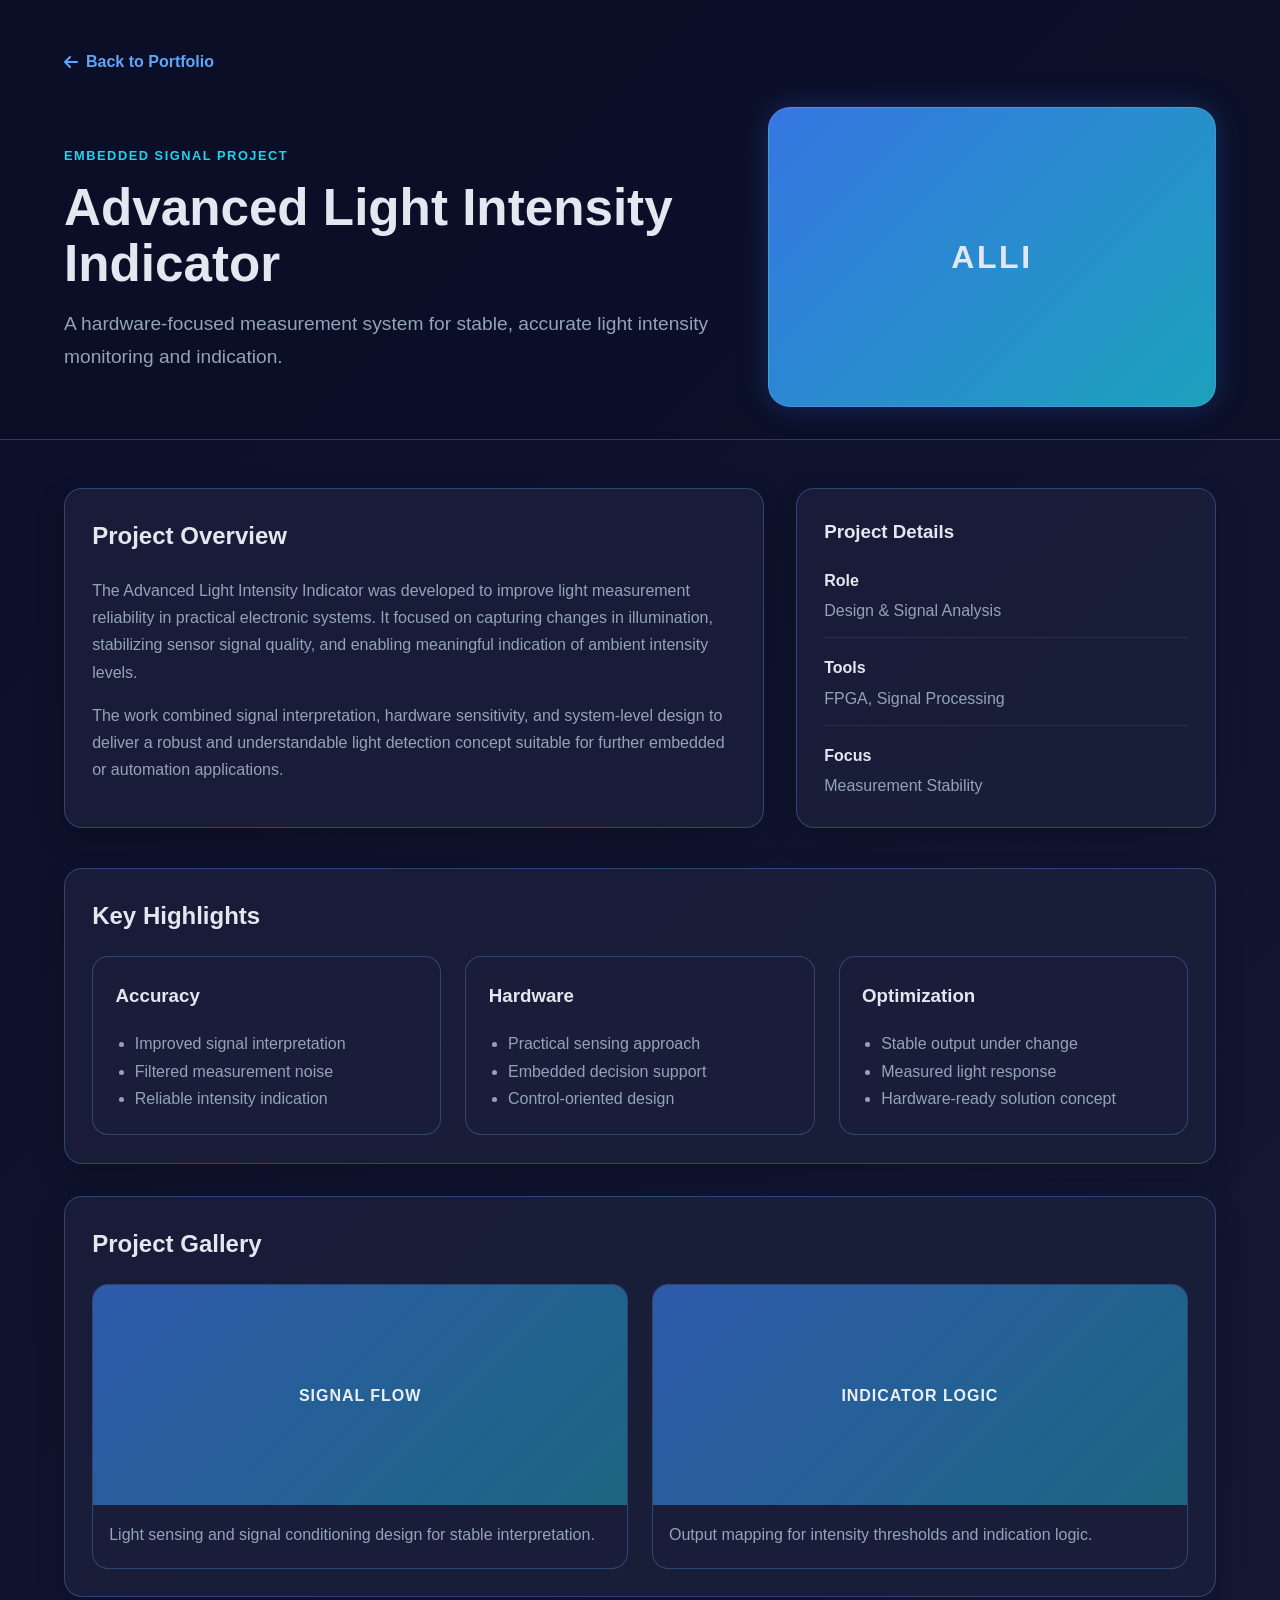
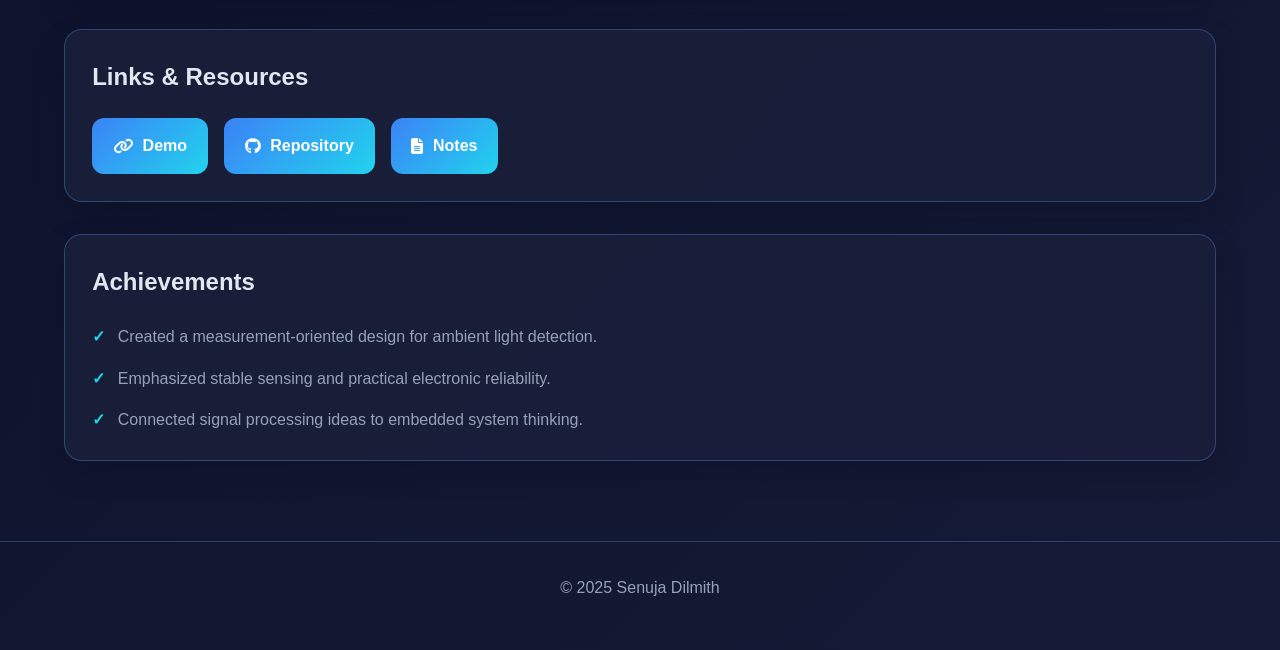
<file: project-alli.html>
<!DOCTYPE html>
<html lang="en">
<head>
    <meta charset="UTF-8">
    <meta name="viewport" content="width=device-width, initial-scale=1.0">
    <title>Advanced Light Intensity Indicator | Senuja Dilmith Portfolio</title>
    <link rel="stylesheet" href="https://cdnjs.cloudflare.com/ajax/libs/font-awesome/6.4.0/css/all.min.css">
    <style>
        :root {
            --bg-primary: #0a0e27;
            --bg-secondary: #151a36;
            --bg-card: #1a1f3a;
            --blue-primary: #3b82f6;
            --blue-secondary: #60a5fa;
            --text-primary: #e2e8f0;
            --text-secondary: #94a3b8;
            --accent-cyan: #22d3ee;
            --accent-purple: #a78bfa;
            --border: rgba(96, 165, 250, 0.3);
        }
        * { box-sizing: border-box; }
        body {
            margin: 0;
            font-family: 'Segoe UI', Tahoma, Geneva, Verdana, sans-serif;
            background: linear-gradient(135deg, var(--bg-primary) 0%, var(--bg-secondary) 100%);
            color: var(--text-primary);
            line-height: 1.7;
        }
        a { color: inherit; }
        .container { max-width: 1200px; margin: 0 auto; padding: 0 1.5rem; }
        .project-header { padding: 3rem 0 2rem; border-bottom: 1px solid var(--border); background: rgba(10, 14, 39, 0.8); }
        .back-link { display: inline-flex; align-items: center; gap: 0.5rem; text-decoration: none; color: var(--blue-secondary); margin-bottom: 2rem; font-weight: 600; }
        .project-hero { display: grid; grid-template-columns: 1.2fr 0.8fr; gap: 2rem; align-items: center; }
        .eyebrow { display: inline-block; font-size: 0.8rem; letter-spacing: 0.12em; text-transform: uppercase; color: var(--accent-cyan); font-weight: 700; margin-bottom: 0.8rem; }
        h1 { font-size: clamp(2.2rem, 4vw, 4rem); margin: 0 0 1rem; line-height: 1.1; }
        .project-subtitle { font-size: 1.2rem; color: var(--text-secondary); margin: 0; }
        .hero-visual { min-height: 300px; border-radius: 22px; display: flex; align-items: center; justify-content: center; box-shadow: 0 0 30px rgba(59, 130, 246, 0.25); border: 1px solid rgba(255,255,255,0.12); position: relative; overflow: hidden; background: linear-gradient(135deg, rgba(59,130,246,0.9), rgba(34,211,238,0.75)); }
        .hero-visual .detail-badge { font-size: 2rem; font-weight: 700; letter-spacing: 0.08em; text-transform: uppercase; }
        .project-content { padding: 3rem 0 5rem; }
        .overview { display: grid; grid-template-columns: 1.5fr 0.9fr; gap: 2rem; margin-bottom: 2.5rem; }
        .card { background: rgba(26,31,58,0.9); border: 1px solid var(--border); border-radius: 18px; padding: 1.7rem; box-shadow: 0 12px 30px rgba(0,0,0,0.18); }
        .card h2, .card h3 { margin-top: 0; }
        .card p { color: var(--text-secondary); }
        .meta-list { display: grid; gap: 1rem; }
        .meta-item { padding-bottom: 0.8rem; border-bottom: 1px solid rgba(255,255,255,0.08); }
        .meta-item:last-child { border-bottom: none; padding-bottom: 0; }
        .meta-item strong { display: block; color: var(--text-primary); margin-bottom: 0.2rem; }
        .meta-item span { color: var(--text-secondary); }
        .highlight-grid, .gallery-grid { display: grid; grid-template-columns: repeat(auto-fit, minmax(240px, 1fr)); gap: 1.5rem; margin-top: 1rem; }
        .highlight-card { background: rgba(26,31,58,0.9); border: 1px solid var(--border); border-radius: 16px; padding: 1.4rem; }
        .highlight-card ul { margin: 0; padding-left: 1.2rem; color: var(--text-secondary); }
        .gallery-item { background: rgba(26,31,58,0.9); border: 1px solid var(--border); border-radius: 16px; overflow: hidden; }
        .media-box { min-height: 220px; background: linear-gradient(135deg, rgba(59,130,246,0.6), rgba(34,211,238,0.4)); display: flex; align-items: center; justify-content: center; font-weight: 700; letter-spacing: 0.06em; color: rgba(255,255,255,0.9); padding: 1rem; text-align: center; }
        .gallery-item p { padding: 1rem 1rem 1.2rem; margin: 0; color: var(--text-secondary); }
        .link-list { display: flex; flex-wrap: wrap; gap: 1rem; margin-top: 1rem; }
        .project-link-btn { display: inline-flex; align-items: center; gap: 0.6rem; text-decoration: none; padding: 0.9rem 1.3rem; border-radius: 12px; background: linear-gradient(135deg, var(--blue-primary), var(--accent-cyan)); color: white; font-weight: 700; transition: transform 0.2s ease; }
        .project-link-btn:hover { transform: translateY(-2px); }
        .achievement-list { list-style: none; padding: 0; margin: 1rem 0 0; display: grid; gap: 0.9rem; }
        .achievement-list li { position: relative; padding-left: 1.6rem; color: var(--text-secondary); }
        .achievement-list li::before { content: "✓"; position: absolute; left: 0; top: 0; color: var(--accent-cyan); font-weight: 700; }
        footer { padding: 2rem 0 3rem; text-align: center; color: var(--text-secondary); border-top: 1px solid var(--border); }
        @media (max-width: 900px) { .project-hero, .overview { grid-template-columns: 1fr; } }
    </style>
</head>
<body>
    <header class="project-header">
        <div class="container">
            <a href="index.html" class="back-link"><i class="fas fa-arrow-left"></i> Back to Portfolio</a>
            <div class="project-hero">
                <div>
                    <span class="eyebrow">Embedded Signal Project</span>
                    <h1>Advanced Light Intensity Indicator</h1>
                    <p class="project-subtitle">A hardware-focused measurement system for stable, accurate light intensity monitoring and indication.</p>
                </div>
                <div class="hero-visual">
                    <div class="detail-badge">ALLI</div>
                </div>
            </div>
        </div>
    </header>

    <main class="project-content">
        <div class="container">
            <div class="overview">
                <div class="card">
                    <h2>Project Overview</h2>
                    <p>The Advanced Light Intensity Indicator was developed to improve light measurement reliability in practical electronic systems. It focused on capturing changes in illumination, stabilizing sensor signal quality, and enabling meaningful indication of ambient intensity levels.</p>
                    <p>The work combined signal interpretation, hardware sensitivity, and system-level design to deliver a robust and understandable light detection concept suitable for further embedded or automation applications.</p>
                </div>
                <div class="card">
                    <h3>Project Details</h3>
                    <div class="meta-list">
                        <div class="meta-item"><strong>Role</strong><span>Design & Signal Analysis</span></div>
                        <div class="meta-item"><strong>Tools</strong><span>FPGA, Signal Processing</span></div>
                        <div class="meta-item"><strong>Focus</strong><span>Measurement Stability</span></div>
                    </div>
                </div>
            </div>

            <div class="card" style="margin-bottom:2rem;">
                <h2>Key Highlights</h2>
                <div class="highlight-grid">
                    <div class="highlight-card">
                        <h3>Accuracy</h3>
                        <ul>
                            <li>Improved signal interpretation</li>
                            <li>Filtered measurement noise</li>
                            <li>Reliable intensity indication</li>
                        </ul>
                    </div>
                    <div class="highlight-card">
                        <h3>Hardware</h3>
                        <ul>
                            <li>Practical sensing approach</li>
                            <li>Embedded decision support</li>
                            <li>Control-oriented design</li>
                        </ul>
                    </div>
                    <div class="highlight-card">
                        <h3>Optimization</h3>
                        <ul>
                            <li>Stable output under change</li>
                            <li>Measured light response</li>
                            <li>Hardware-ready solution concept</li>
                        </ul>
                    </div>
                </div>
            </div>

            <div class="card" style="margin-bottom:2rem;">
                <h2>Project Gallery</h2>
                <div class="gallery-grid">
                    <div class="gallery-item">
                        <div class="media-box">SIGNAL FLOW</div>
                        <p>Light sensing and signal conditioning design for stable interpretation.</p>
                    </div>
                    <div class="gallery-item">
                        <div class="media-box">INDICATOR LOGIC</div>
                        <p>Output mapping for intensity thresholds and indication logic.</p>
                    </div>
                </div>
            </div>

            <div class="card" style="margin-bottom:2rem;">
                <h2>Links & Resources</h2>
                <div class="link-list">
                    <a href="#" class="project-link-btn"><i class="fas fa-link"></i> Demo</a>
                    <a href="#" class="project-link-btn"><i class="fab fa-github"></i> Repository</a>
                    <a href="#" class="project-link-btn"><i class="fas fa-file-alt"></i> Notes</a>
                </div>
            </div>

            <div class="card">
                <h2>Achievements</h2>
                <ul class="achievement-list">
                    <li>Created a measurement-oriented design for ambient light detection.</li>
                    <li>Emphasized stable sensing and practical electronic reliability.</li>
                    <li>Connected signal processing ideas to embedded system thinking.</li>
                </ul>
            </div>
        </div>
    </main>

    <footer>
        <div class="container">© 2025 Senuja Dilmith</div>
    </footer>
</body>
</html>
</file>
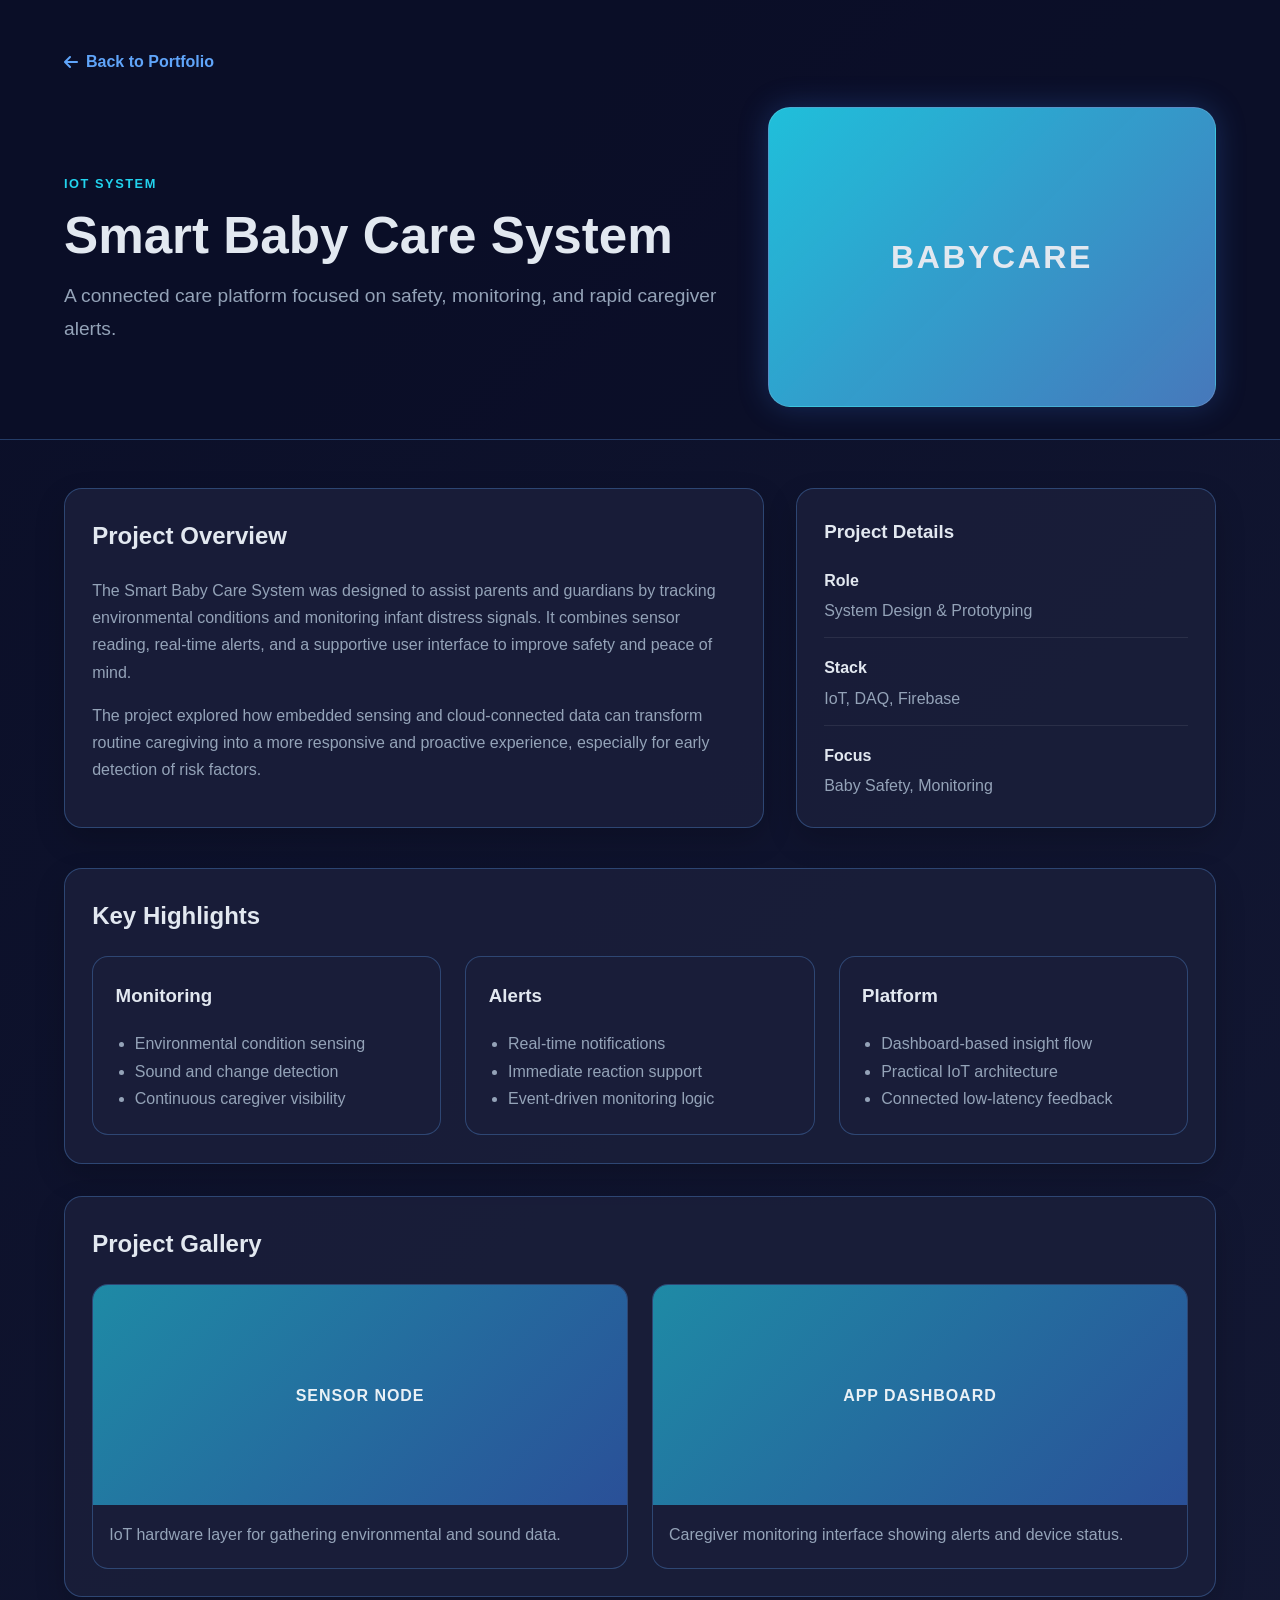
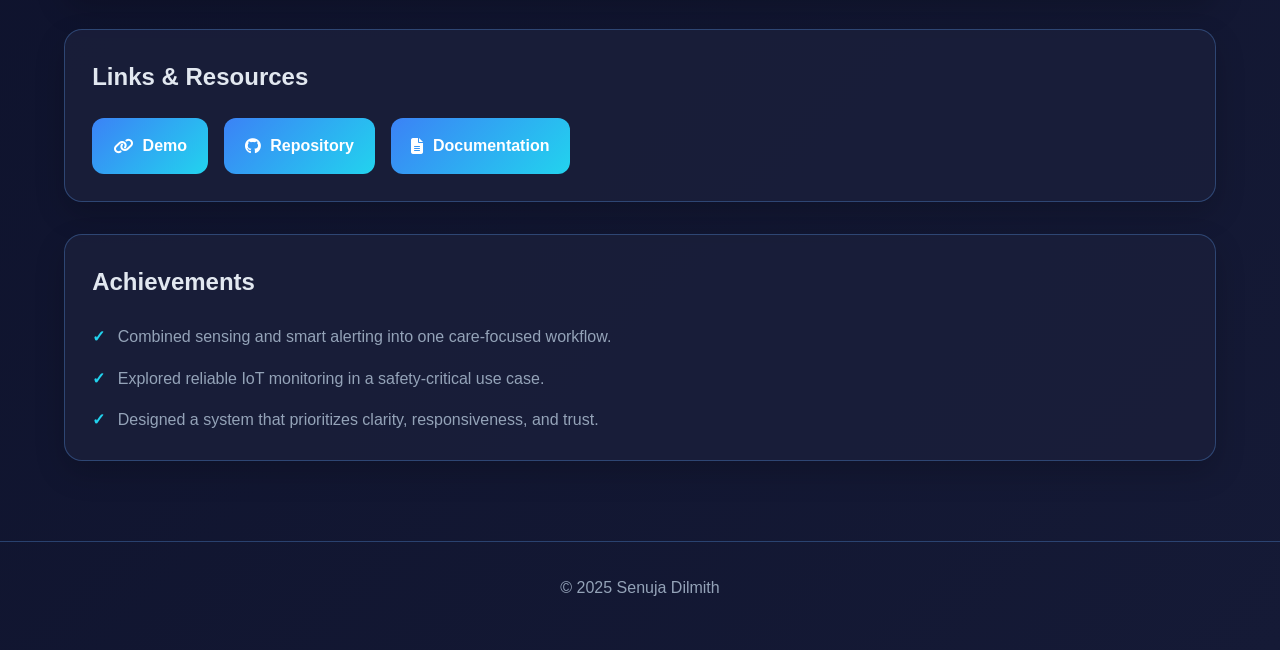
<file: project-babycare.html>
<!DOCTYPE html>
<html lang="en">
<head>
    <meta charset="UTF-8">
    <meta name="viewport" content="width=device-width, initial-scale=1.0">
    <title>Smart Baby Care System | Senuja Dilmith Portfolio</title>
    <link rel="stylesheet" href="https://cdnjs.cloudflare.com/ajax/libs/font-awesome/6.4.0/css/all.min.css">
    <style>
        :root {
            --bg-primary: #0a0e27;
            --bg-secondary: #151a36;
            --bg-card: #1a1f3a;
            --blue-primary: #3b82f6;
            --blue-secondary: #60a5fa;
            --text-primary: #e2e8f0;
            --text-secondary: #94a3b8;
            --accent-cyan: #22d3ee;
            --accent-purple: #a78bfa;
            --border: rgba(96, 165, 250, 0.3);
        }
        * { box-sizing: border-box; }
        body {
            margin: 0;
            font-family: 'Segoe UI', Tahoma, Geneva, Verdana, sans-serif;
            background: linear-gradient(135deg, var(--bg-primary) 0%, var(--bg-secondary) 100%);
            color: var(--text-primary);
            line-height: 1.7;
        }
        a { color: inherit; }
        .container { max-width: 1200px; margin: 0 auto; padding: 0 1.5rem; }
        .project-header { padding: 3rem 0 2rem; border-bottom: 1px solid var(--border); background: rgba(10, 14, 39, 0.8); }
        .back-link { display: inline-flex; align-items: center; gap: 0.5rem; text-decoration: none; color: var(--blue-secondary); margin-bottom: 2rem; font-weight: 600; }
        .project-hero { display: grid; grid-template-columns: 1.2fr 0.8fr; gap: 2rem; align-items: center; }
        .eyebrow { display: inline-block; font-size: 0.8rem; letter-spacing: 0.12em; text-transform: uppercase; color: var(--accent-cyan); font-weight: 700; margin-bottom: 0.8rem; }
        h1 { font-size: clamp(2.2rem, 4vw, 4rem); margin: 0 0 1rem; line-height: 1.1; }
        .project-subtitle { font-size: 1.2rem; color: var(--text-secondary); margin: 0; }
        .hero-visual { min-height: 300px; border-radius: 22px; display: flex; align-items: center; justify-content: center; box-shadow: 0 0 30px rgba(59, 130, 246, 0.25); border: 1px solid rgba(255,255,255,0.12); position: relative; overflow: hidden; background: linear-gradient(135deg, rgba(34,211,238,0.9), rgba(96,165,250,0.7)); }
        .hero-visual .detail-badge { font-size: 2rem; font-weight: 700; letter-spacing: 0.08em; text-transform: uppercase; }
        .project-content { padding: 3rem 0 5rem; }
        .overview { display: grid; grid-template-columns: 1.5fr 0.9fr; gap: 2rem; margin-bottom: 2.5rem; }
        .card { background: rgba(26,31,58,0.9); border: 1px solid var(--border); border-radius: 18px; padding: 1.7rem; box-shadow: 0 12px 30px rgba(0,0,0,0.18); }
        .card h2, .card h3 { margin-top: 0; }
        .card p { color: var(--text-secondary); }
        .meta-list { display: grid; gap: 1rem; }
        .meta-item { padding-bottom: 0.8rem; border-bottom: 1px solid rgba(255,255,255,0.08); }
        .meta-item:last-child { border-bottom: none; padding-bottom: 0; }
        .meta-item strong { display: block; color: var(--text-primary); margin-bottom: 0.2rem; }
        .meta-item span { color: var(--text-secondary); }
        .highlight-grid, .gallery-grid { display: grid; grid-template-columns: repeat(auto-fit, minmax(240px, 1fr)); gap: 1.5rem; margin-top: 1rem; }
        .highlight-card { background: rgba(26,31,58,0.9); border: 1px solid var(--border); border-radius: 16px; padding: 1.4rem; }
        .highlight-card ul { margin: 0; padding-left: 1.2rem; color: var(--text-secondary); }
        .gallery-item { background: rgba(26,31,58,0.9); border: 1px solid var(--border); border-radius: 16px; overflow: hidden; }
        .media-box { min-height: 220px; background: linear-gradient(135deg, rgba(34,211,238,0.6), rgba(59,130,246,0.5)); display: flex; align-items: center; justify-content: center; font-weight: 700; letter-spacing: 0.06em; color: rgba(255,255,255,0.9); padding: 1rem; text-align: center; }
        .gallery-item p { padding: 1rem 1rem 1.2rem; margin: 0; color: var(--text-secondary); }
        .link-list { display: flex; flex-wrap: wrap; gap: 1rem; margin-top: 1rem; }
        .project-link-btn { display: inline-flex; align-items: center; gap: 0.6rem; text-decoration: none; padding: 0.9rem 1.3rem; border-radius: 12px; background: linear-gradient(135deg, var(--blue-primary), var(--accent-cyan)); color: white; font-weight: 700; transition: transform 0.2s ease; }
        .project-link-btn:hover { transform: translateY(-2px); }
        .achievement-list { list-style: none; padding: 0; margin: 1rem 0 0; display: grid; gap: 0.9rem; }
        .achievement-list li { position: relative; padding-left: 1.6rem; color: var(--text-secondary); }
        .achievement-list li::before { content: "✓"; position: absolute; left: 0; top: 0; color: var(--accent-cyan); font-weight: 700; }
        footer { padding: 2rem 0 3rem; text-align: center; color: var(--text-secondary); border-top: 1px solid var(--border); }
        @media (max-width: 900px) { .project-hero, .overview { grid-template-columns: 1fr; } }
    </style>
</head>
<body>
    <header class="project-header">
        <div class="container">
            <a href="index.html" class="back-link"><i class="fas fa-arrow-left"></i> Back to Portfolio</a>
            <div class="project-hero">
                <div>
                    <span class="eyebrow">IoT System</span>
                    <h1>Smart Baby Care System</h1>
                    <p class="project-subtitle">A connected care platform focused on safety, monitoring, and rapid caregiver alerts.</p>
                </div>
                <div class="hero-visual">
                    <div class="detail-badge">BabyCare</div>
                </div>
            </div>
        </div>
    </header>

    <main class="project-content">
        <div class="container">
            <div class="overview">
                <div class="card">
                    <h2>Project Overview</h2>
                    <p>The Smart Baby Care System was designed to assist parents and guardians by tracking environmental conditions and monitoring infant distress signals. It combines sensor reading, real-time alerts, and a supportive user interface to improve safety and peace of mind.</p>
                    <p>The project explored how embedded sensing and cloud-connected data can transform routine caregiving into a more responsive and proactive experience, especially for early detection of risk factors.</p>
                </div>

                <div class="card">
                    <h3>Project Details</h3>
                    <div class="meta-list">
                        <div class="meta-item"><strong>Role</strong><span>System Design & Prototyping</span></div>
                        <div class="meta-item"><strong>Stack</strong><span>IoT, DAQ, Firebase</span></div>
                        <div class="meta-item"><strong>Focus</strong><span>Baby Safety, Monitoring</span></div>
                    </div>
                </div>
            </div>

            <div class="card" style="margin-bottom:2rem;">
                <h2>Key Highlights</h2>
                <div class="highlight-grid">
                    <div class="highlight-card">
                        <h3>Monitoring</h3>
                        <ul>
                            <li>Environmental condition sensing</li>
                            <li>Sound and change detection</li>
                            <li>Continuous caregiver visibility</li>
                        </ul>
                    </div>
                    <div class="highlight-card">
                        <h3>Alerts</h3>
                        <ul>
                            <li>Real-time notifications</li>
                            <li>Immediate reaction support</li>
                            <li>Event-driven monitoring logic</li>
                        </ul>
                    </div>
                    <div class="highlight-card">
                        <h3>Platform</h3>
                        <ul>
                            <li>Dashboard-based insight flow</li>
                            <li>Practical IoT architecture</li>
                            <li>Connected low-latency feedback</li>
                        </ul>
                    </div>
                </div>
            </div>

            <div class="card" style="margin-bottom:2rem;">
                <h2>Project Gallery</h2>
                <div class="gallery-grid">
                    <div class="gallery-item">
                        <div class="media-box">SENSOR NODE</div>
                        <p>IoT hardware layer for gathering environmental and sound data.</p>
                    </div>
                    <div class="gallery-item">
                        <div class="media-box">APP DASHBOARD</div>
                        <p>Caregiver monitoring interface showing alerts and device status.</p>
                    </div>
                </div>
            </div>

            <div class="card" style="margin-bottom:2rem;">
                <h2>Links & Resources</h2>
                <div class="link-list">
                    <a href="#" class="project-link-btn"><i class="fas fa-link"></i> Demo</a>
                    <a href="#" class="project-link-btn"><i class="fab fa-github"></i> Repository</a>
                    <a href="#" class="project-link-btn"><i class="fas fa-file-alt"></i> Documentation</a>
                </div>
            </div>

            <div class="card">
                <h2>Achievements</h2>
                <ul class="achievement-list">
                    <li>Combined sensing and smart alerting into one care-focused workflow.</li>
                    <li>Explored reliable IoT monitoring in a safety-critical use case.</li>
                    <li>Designed a system that prioritizes clarity, responsiveness, and trust.</li>
                </ul>
            </div>
        </div>
    </main>

    <footer>
        <div class="container">© 2025 Senuja Dilmith</div>
    </footer>
</body>
</html>
</file>
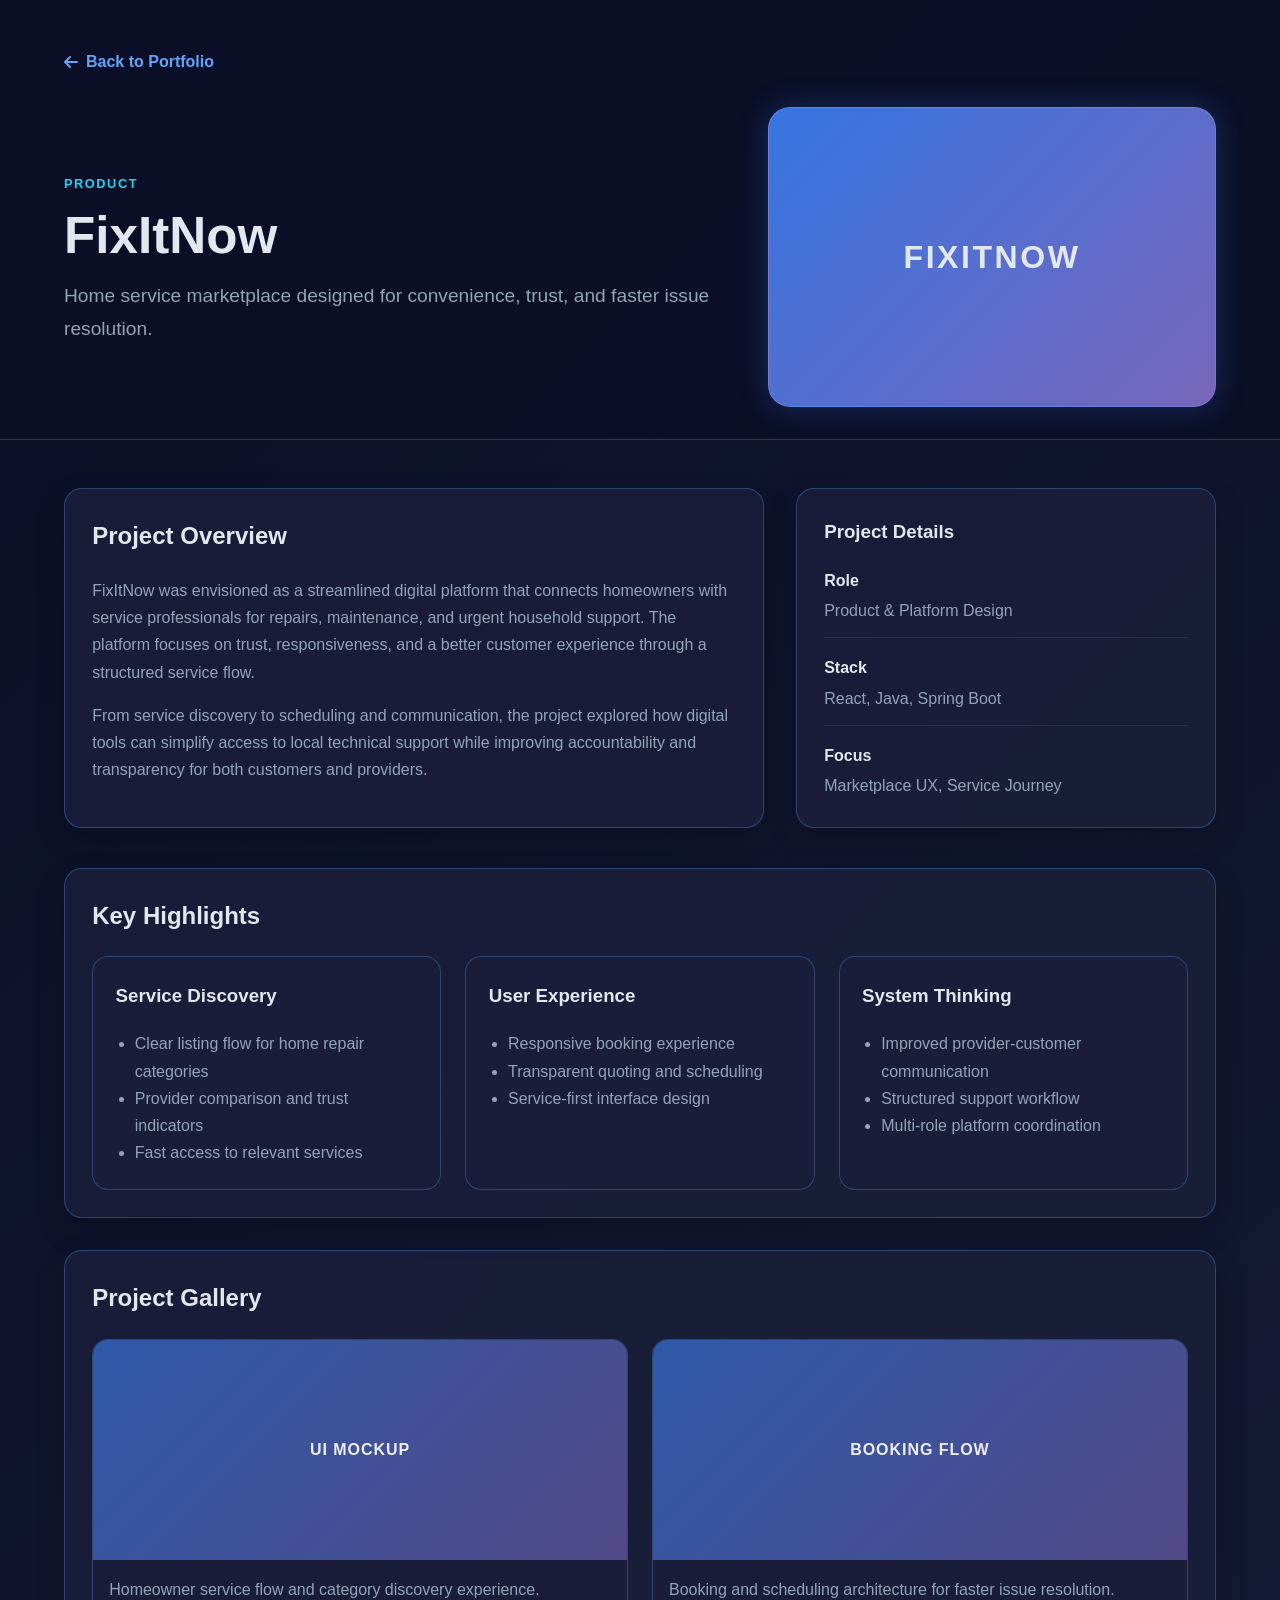
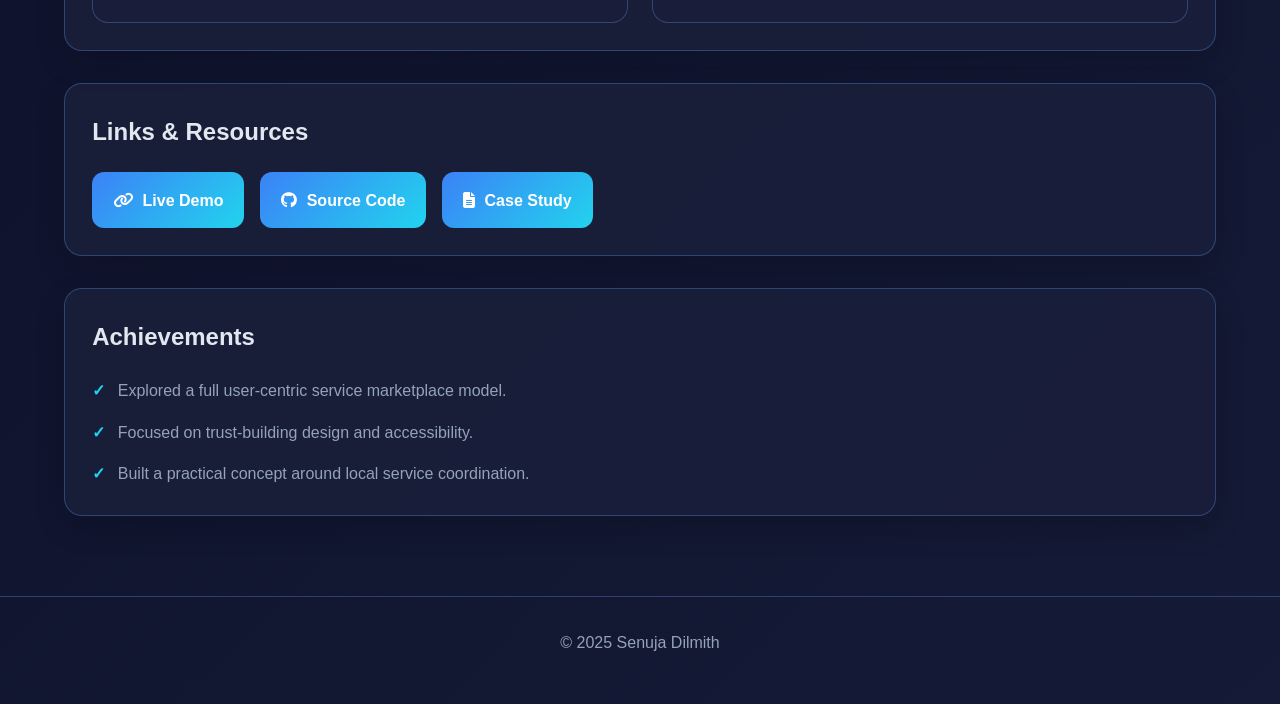
<file: project-fixitnow.html>
<!DOCTYPE html>
<html lang="en">
<head>
    <meta charset="UTF-8">
    <meta name="viewport" content="width=device-width, initial-scale=1.0">
    <title>FixItNow | Senuja Dilmith Portfolio</title>
    <link rel="stylesheet" href="https://cdnjs.cloudflare.com/ajax/libs/font-awesome/6.4.0/css/all.min.css">
    <style>
        :root {
            --bg-primary: #0a0e27;
            --bg-secondary: #151a36;
            --bg-card: #1a1f3a;
            --blue-primary: #3b82f6;
            --blue-secondary: #60a5fa;
            --text-primary: #e2e8f0;
            --text-secondary: #94a3b8;
            --accent-cyan: #22d3ee;
            --accent-purple: #a78bfa;
            --border: rgba(96, 165, 250, 0.3);
        }
        * { box-sizing: border-box; }
        body {
            margin: 0;
            font-family: 'Segoe UI', Tahoma, Geneva, Verdana, sans-serif;
            background: linear-gradient(135deg, var(--bg-primary) 0%, var(--bg-secondary) 100%);
            color: var(--text-primary);
            line-height: 1.7;
        }
        a { color: inherit; }
        .container { max-width: 1200px; margin: 0 auto; padding: 0 1.5rem; }
        .project-header { padding: 3rem 0 2rem; border-bottom: 1px solid var(--border); background: rgba(10, 14, 39, 0.8); }
        .back-link { display: inline-flex; align-items: center; gap: 0.5rem; text-decoration: none; color: var(--blue-secondary); margin-bottom: 2rem; font-weight: 600; }
        .project-hero { display: grid; grid-template-columns: 1.2fr 0.8fr; gap: 2rem; align-items: center; }
        .eyebrow { display: inline-block; font-size: 0.8rem; letter-spacing: 0.12em; text-transform: uppercase; color: var(--accent-cyan); font-weight: 700; margin-bottom: 0.8rem; }
        h1 { font-size: clamp(2.2rem, 4vw, 4rem); margin: 0 0 1rem; line-height: 1.1; }
        .project-subtitle { font-size: 1.2rem; color: var(--text-secondary); margin: 0; }
        .hero-visual { min-height: 300px; border-radius: 22px; display: flex; align-items: center; justify-content: center; box-shadow: 0 0 30px rgba(59, 130, 246, 0.25); border: 1px solid rgba(255,255,255,0.12); position: relative; overflow: hidden; background: linear-gradient(135deg, rgba(59,130,246,0.9), rgba(167,139,250,0.7)); }
        .hero-visual .detail-badge { font-size: 2rem; font-weight: 700; letter-spacing: 0.08em; text-transform: uppercase; }
        .project-content { padding: 3rem 0 5rem; }
        .overview { display: grid; grid-template-columns: 1.5fr 0.9fr; gap: 2rem; margin-bottom: 2.5rem; }
        .card { background: rgba(26,31,58,0.9); border: 1px solid var(--border); border-radius: 18px; padding: 1.7rem; box-shadow: 0 12px 30px rgba(0,0,0,0.18); }
        .card h2, .card h3 { margin-top: 0; }
        .card p { color: var(--text-secondary); }
        .meta-list { display: grid; gap: 1rem; }
        .meta-item { padding-bottom: 0.8rem; border-bottom: 1px solid rgba(255,255,255,0.08); }
        .meta-item:last-child { border-bottom: none; padding-bottom: 0; }
        .meta-item strong { display: block; color: var(--text-primary); margin-bottom: 0.2rem; }
        .meta-item span { color: var(--text-secondary); }
        .highlight-grid, .gallery-grid { display: grid; grid-template-columns: repeat(auto-fit, minmax(240px, 1fr)); gap: 1.5rem; margin-top: 1rem; }
        .highlight-card { background: rgba(26,31,58,0.9); border: 1px solid var(--border); border-radius: 16px; padding: 1.4rem; }
        .highlight-card ul { margin: 0; padding-left: 1.2rem; color: var(--text-secondary); }
        .gallery-item { background: rgba(26,31,58,0.9); border: 1px solid var(--border); border-radius: 16px; overflow: hidden; }
        .media-box { min-height: 220px; background: linear-gradient(135deg, rgba(59,130,246,0.6), rgba(167,139,250,0.4)); display: flex; align-items: center; justify-content: center; font-weight: 700; letter-spacing: 0.06em; color: rgba(255,255,255,0.9); padding: 1rem; text-align: center; }
        .gallery-item p { padding: 1rem 1rem 1.2rem; margin: 0; color: var(--text-secondary); }
        .link-list { display: flex; flex-wrap: wrap; gap: 1rem; margin-top: 1rem; }
        .project-link-btn { display: inline-flex; align-items: center; gap: 0.6rem; text-decoration: none; padding: 0.9rem 1.3rem; border-radius: 12px; background: linear-gradient(135deg, var(--blue-primary), var(--accent-cyan)); color: white; font-weight: 700; transition: transform 0.2s ease; }
        .project-link-btn:hover { transform: translateY(-2px); }
        .achievement-list { list-style: none; padding: 0; margin: 1rem 0 0; display: grid; gap: 0.9rem; }
        .achievement-list li { position: relative; padding-left: 1.6rem; color: var(--text-secondary); }
        .achievement-list li::before { content: "✓"; position: absolute; left: 0; top: 0; color: var(--accent-cyan); font-weight: 700; }
        footer { padding: 2rem 0 3rem; text-align: center; color: var(--text-secondary); border-top: 1px solid var(--border); }
        @media (max-width: 900px) { .project-hero, .overview { grid-template-columns: 1fr; } }
    </style>
</head>
<body>
    <header class="project-header">
        <div class="container">
            <a href="index.html" class="back-link"><i class="fas fa-arrow-left"></i> Back to Portfolio</a>
            <div class="project-hero">
                <div>
                    <span class="eyebrow">Product</span>
                    <h1>FixItNow</h1>
                    <p class="project-subtitle">Home service marketplace designed for convenience, trust, and faster issue resolution.</p>
                </div>
                <div class="hero-visual">
                    <div class="detail-badge">FixItNow</div>
                </div>
            </div>
        </div>
    </header>

    <main class="project-content">
        <div class="container">
            <div class="overview">
                <div class="card">
                    <h2>Project Overview</h2>
                    <p>FixItNow was envisioned as a streamlined digital platform that connects homeowners with service professionals for repairs, maintenance, and urgent household support. The platform focuses on trust, responsiveness, and a better customer experience through a structured service flow.</p>
                    <p>From service discovery to scheduling and communication, the project explored how digital tools can simplify access to local technical support while improving accountability and transparency for both customers and providers.</p>
                </div>

                <div class="card">
                    <h3>Project Details</h3>
                    <div class="meta-list">
                        <div class="meta-item"><strong>Role</strong><span>Product & Platform Design</span></div>
                        <div class="meta-item"><strong>Stack</strong><span>React, Java, Spring Boot</span></div>
                        <div class="meta-item"><strong>Focus</strong><span>Marketplace UX, Service Journey</span></div>
                    </div>
                </div>
            </div>

            <div class="card" style="margin-bottom:2rem;">
                <h2>Key Highlights</h2>
                <div class="highlight-grid">
                    <div class="highlight-card">
                        <h3>Service Discovery</h3>
                        <ul>
                            <li>Clear listing flow for home repair categories</li>
                            <li>Provider comparison and trust indicators</li>
                            <li>Fast access to relevant services</li>
                        </ul>
                    </div>
                    <div class="highlight-card">
                        <h3>User Experience</h3>
                        <ul>
                            <li>Responsive booking experience</li>
                            <li>Transparent quoting and scheduling</li>
                            <li>Service-first interface design</li>
                        </ul>
                    </div>
                    <div class="highlight-card">
                        <h3>System Thinking</h3>
                        <ul>
                            <li>Improved provider-customer communication</li>
                            <li>Structured support workflow</li>
                            <li>Multi-role platform coordination</li>
                        </ul>
                    </div>
                </div>
            </div>

            <div class="card" style="margin-bottom:2rem;">
                <h2>Project Gallery</h2>
                <div class="gallery-grid">
                    <div class="gallery-item">
                        <div class="media-box">UI MOCKUP</div>
                        <p>Homeowner service flow and category discovery experience.</p>
                    </div>
                    <div class="gallery-item">
                        <div class="media-box">BOOKING FLOW</div>
                        <p>Booking and scheduling architecture for faster issue resolution.</p>
                    </div>
                </div>
            </div>

            <div class="card" style="margin-bottom:2rem;">
                <h2>Links & Resources</h2>
                <div class="link-list">
                    <a href="#" class="project-link-btn"><i class="fas fa-link"></i> Live Demo</a>
                    <a href="#" class="project-link-btn"><i class="fab fa-github"></i> Source Code</a>
                    <a href="#" class="project-link-btn"><i class="fas fa-file-alt"></i> Case Study</a>
                </div>
            </div>

            <div class="card">
                <h2>Achievements</h2>
                <ul class="achievement-list">
                    <li>Explored a full user-centric service marketplace model.</li>
                    <li>Focused on trust-building design and accessibility.</li>
                    <li>Built a practical concept around local service coordination.</li>
                </ul>
            </div>
        </div>
    </main>

    <footer>
        <div class="container">© 2025 Senuja Dilmith</div>
    </footer>
</body>
</html>
</file>
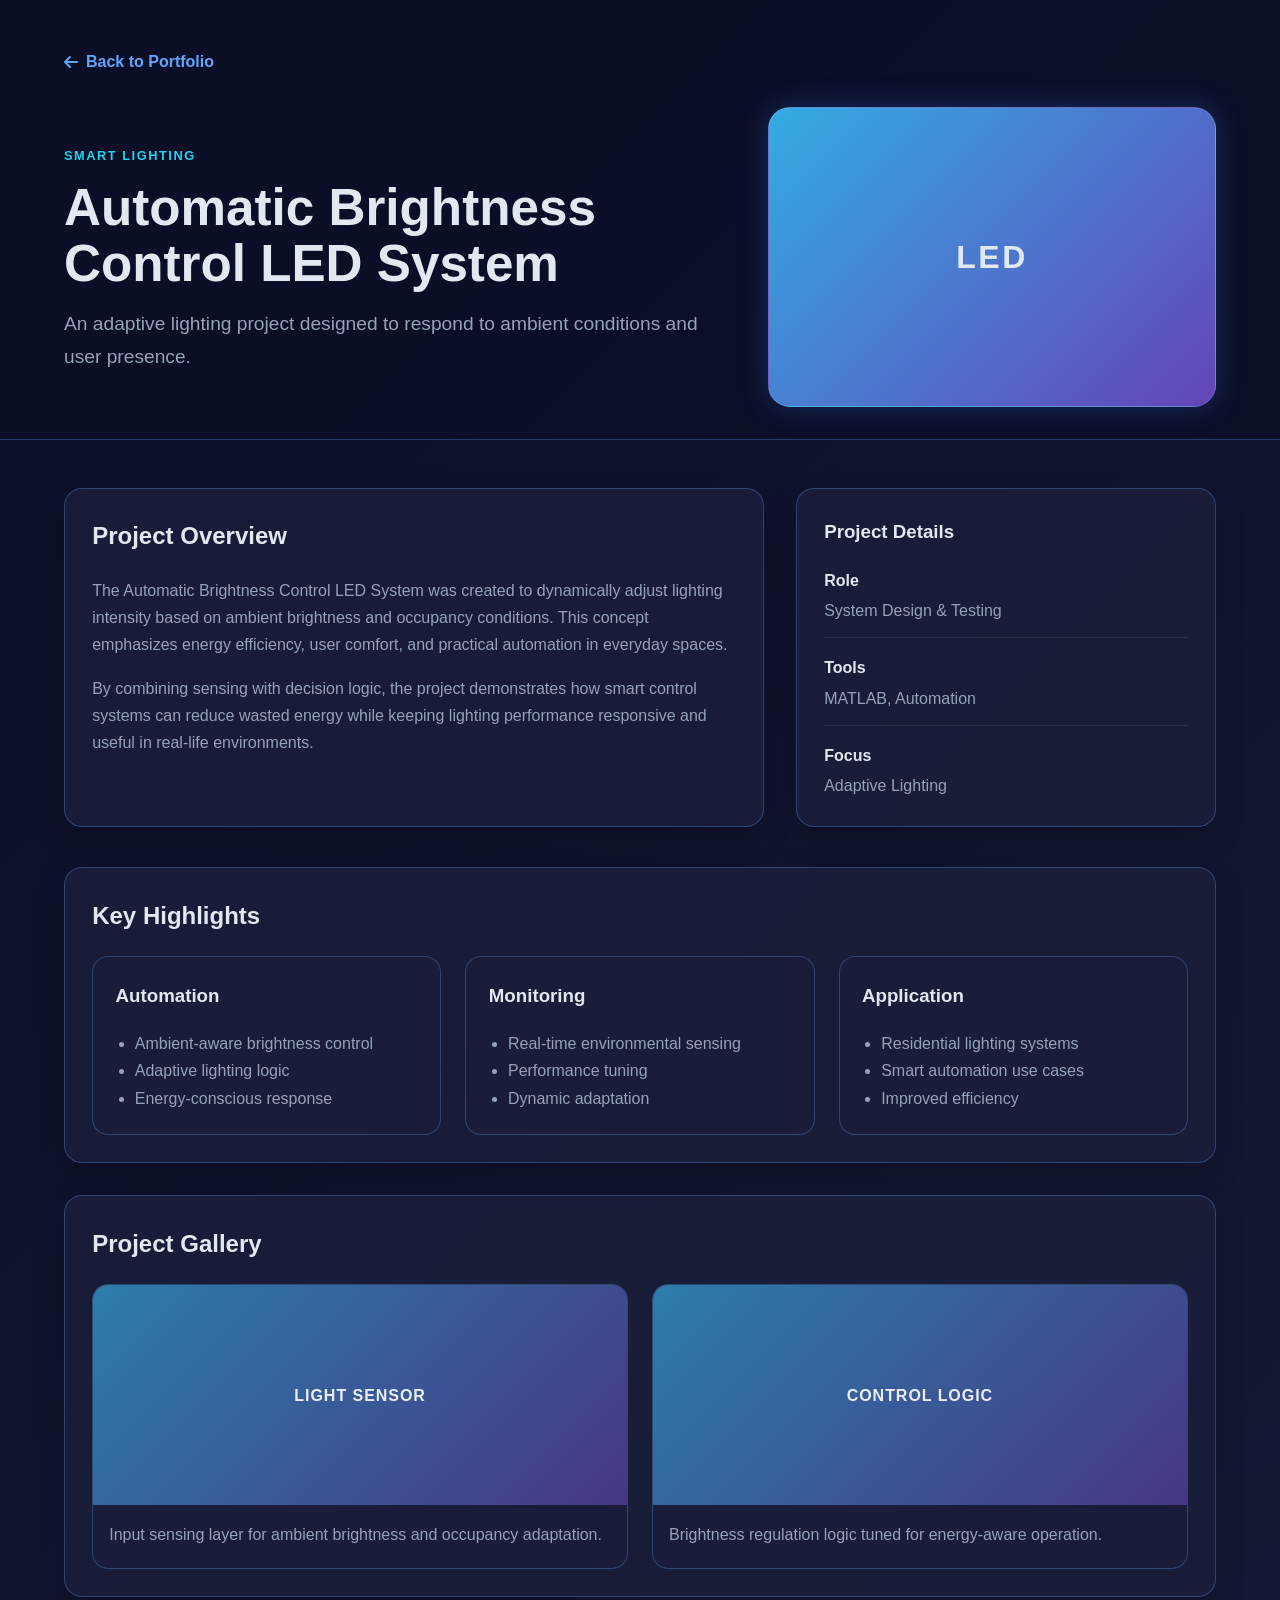
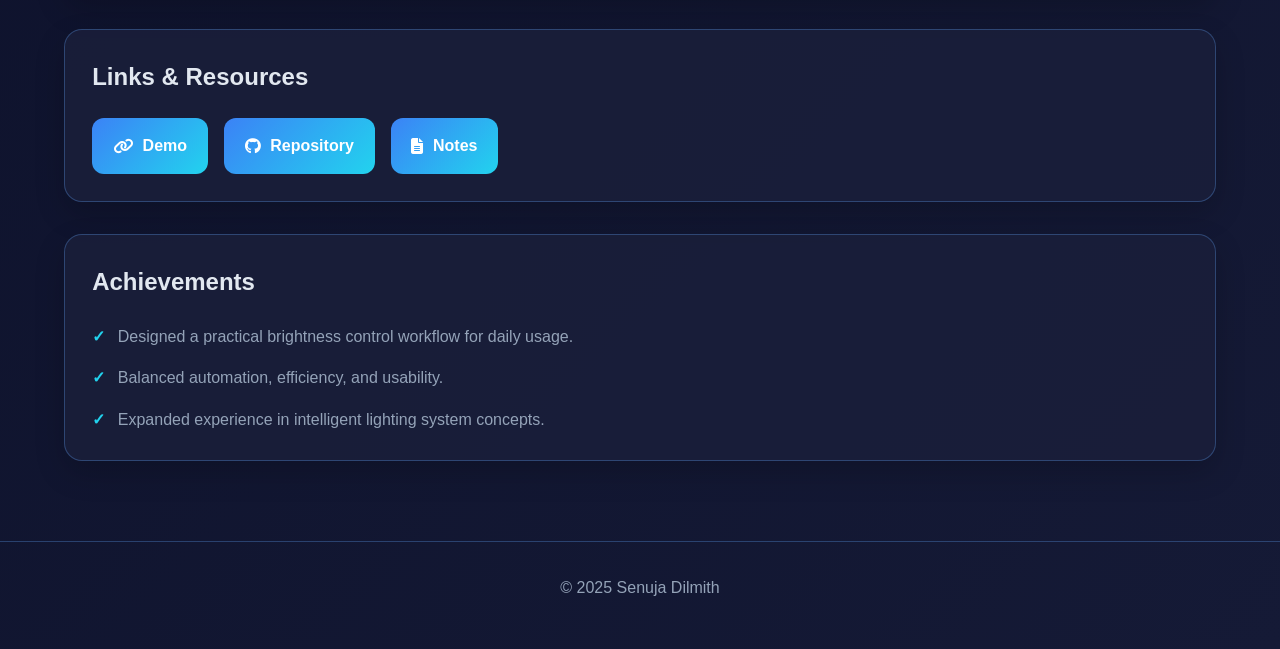
<file: project-led.html>
<!DOCTYPE html>
<html lang="en">
<head>
    <meta charset="UTF-8">
    <meta name="viewport" content="width=device-width, initial-scale=1.0">
    <title>Automatic Brightness Control LED System | Senuja Dilmith Portfolio</title>
    <link rel="stylesheet" href="https://cdnjs.cloudflare.com/ajax/libs/font-awesome/6.4.0/css/all.min.css">
    <style>
        :root {
            --bg-primary: #0a0e27;
            --bg-secondary: #151a36;
            --bg-card: #1a1f3a;
            --blue-primary: #3b82f6;
            --blue-secondary: #60a5fa;
            --text-primary: #e2e8f0;
            --text-secondary: #94a3b8;
            --accent-cyan: #22d3ee;
            --accent-purple: #a78bfa;
            --border: rgba(96, 165, 250, 0.3);
        }
        * { box-sizing: border-box; }
        body {
            margin: 0;
            font-family: 'Segoe UI', Tahoma, Geneva, Verdana, sans-serif;
            background: linear-gradient(135deg, var(--bg-primary) 0%, var(--bg-secondary) 100%);
            color: var(--text-primary);
            line-height: 1.7;
        }
        a { color: inherit; }
        .container { max-width: 1200px; margin: 0 auto; padding: 0 1.5rem; }
        .project-header { padding: 3rem 0 2rem; border-bottom: 1px solid var(--border); background: rgba(10, 14, 39, 0.8); }
        .back-link { display: inline-flex; align-items: center; gap: 0.5rem; text-decoration: none; color: var(--blue-secondary); margin-bottom: 2rem; font-weight: 600; }
        .project-hero { display: grid; grid-template-columns: 1.2fr 0.8fr; gap: 2rem; align-items: center; }
        .eyebrow { display: inline-block; font-size: 0.8rem; letter-spacing: 0.12em; text-transform: uppercase; color: var(--accent-cyan); font-weight: 700; margin-bottom: 0.8rem; }
        h1 { font-size: clamp(2.2rem, 4vw, 4rem); margin: 0 0 1rem; line-height: 1.1; }
        .project-subtitle { font-size: 1.2rem; color: var(--text-secondary); margin: 0; }
        .hero-visual { min-height: 300px; border-radius: 22px; display: flex; align-items: center; justify-content: center; box-shadow: 0 0 30px rgba(59, 130, 246, 0.25); border: 1px solid rgba(255,255,255,0.12); position: relative; overflow: hidden; background: linear-gradient(135deg, rgba(56,189,248,0.9), rgba(139,92,246,0.7)); }
        .hero-visual .detail-badge { font-size: 2rem; font-weight: 700; letter-spacing: 0.08em; text-transform: uppercase; }
        .project-content { padding: 3rem 0 5rem; }
        .overview { display: grid; grid-template-columns: 1.5fr 0.9fr; gap: 2rem; margin-bottom: 2.5rem; }
        .card { background: rgba(26,31,58,0.9); border: 1px solid var(--border); border-radius: 18px; padding: 1.7rem; box-shadow: 0 12px 30px rgba(0,0,0,0.18); }
        .card h2, .card h3 { margin-top: 0; }
        .card p { color: var(--text-secondary); }
        .meta-list { display: grid; gap: 1rem; }
        .meta-item { padding-bottom: 0.8rem; border-bottom: 1px solid rgba(255,255,255,0.08); }
        .meta-item:last-child { border-bottom: none; padding-bottom: 0; }
        .meta-item strong { display: block; color: var(--text-primary); margin-bottom: 0.2rem; }
        .meta-item span { color: var(--text-secondary); }
        .highlight-grid, .gallery-grid { display: grid; grid-template-columns: repeat(auto-fit, minmax(240px, 1fr)); gap: 1.5rem; margin-top: 1rem; }
        .highlight-card { background: rgba(26,31,58,0.9); border: 1px solid var(--border); border-radius: 16px; padding: 1.4rem; }
        .highlight-card ul { margin: 0; padding-left: 1.2rem; color: var(--text-secondary); }
        .gallery-item { background: rgba(26,31,58,0.9); border: 1px solid var(--border); border-radius: 16px; overflow: hidden; }
        .media-box { min-height: 220px; background: linear-gradient(135deg, rgba(56,189,248,0.6), rgba(139,92,246,0.4)); display: flex; align-items: center; justify-content: center; font-weight: 700; letter-spacing: 0.06em; color: rgba(255,255,255,0.9); padding: 1rem; text-align: center; }
        .gallery-item p { padding: 1rem 1rem 1.2rem; margin: 0; color: var(--text-secondary); }
        .link-list { display: flex; flex-wrap: wrap; gap: 1rem; margin-top: 1rem; }
        .project-link-btn { display: inline-flex; align-items: center; gap: 0.6rem; text-decoration: none; padding: 0.9rem 1.3rem; border-radius: 12px; background: linear-gradient(135deg, var(--blue-primary), var(--accent-cyan)); color: white; font-weight: 700; transition: transform 0.2s ease; }
        .project-link-btn:hover { transform: translateY(-2px); }
        .achievement-list { list-style: none; padding: 0; margin: 1rem 0 0; display: grid; gap: 0.9rem; }
        .achievement-list li { position: relative; padding-left: 1.6rem; color: var(--text-secondary); }
        .achievement-list li::before { content: "✓"; position: absolute; left: 0; top: 0; color: var(--accent-cyan); font-weight: 700; }
        footer { padding: 2rem 0 3rem; text-align: center; color: var(--text-secondary); border-top: 1px solid var(--border); }
        @media (max-width: 900px) { .project-hero, .overview { grid-template-columns: 1fr; } }
    </style>
</head>
<body>
    <header class="project-header">
        <div class="container">
            <a href="index.html" class="back-link"><i class="fas fa-arrow-left"></i> Back to Portfolio</a>
            <div class="project-hero">
                <div>
                    <span class="eyebrow">Smart Lighting</span>
                    <h1>Automatic Brightness Control LED System</h1>
                    <p class="project-subtitle">An adaptive lighting project designed to respond to ambient conditions and user presence.</p>
                </div>
                <div class="hero-visual">
                    <div class="detail-badge">LED</div>
                </div>
            </div>
        </div>
    </header>

    <main class="project-content">
        <div class="container">
            <div class="overview">
                <div class="card">
                    <h2>Project Overview</h2>
                    <p>The Automatic Brightness Control LED System was created to dynamically adjust lighting intensity based on ambient brightness and occupancy conditions. This concept emphasizes energy efficiency, user comfort, and practical automation in everyday spaces.</p>
                    <p>By combining sensing with decision logic, the project demonstrates how smart control systems can reduce wasted energy while keeping lighting performance responsive and useful in real-life environments.</p>
                </div>
                <div class="card">
                    <h3>Project Details</h3>
                    <div class="meta-list">
                        <div class="meta-item"><strong>Role</strong><span>System Design & Testing</span></div>
                        <div class="meta-item"><strong>Tools</strong><span>MATLAB, Automation</span></div>
                        <div class="meta-item"><strong>Focus</strong><span>Adaptive Lighting</span></div>
                    </div>
                </div>
            </div>

            <div class="card" style="margin-bottom:2rem;">
                <h2>Key Highlights</h2>
                <div class="highlight-grid">
                    <div class="highlight-card">
                        <h3>Automation</h3>
                        <ul>
                            <li>Ambient-aware brightness control</li>
                            <li>Adaptive lighting logic</li>
                            <li>Energy-conscious response</li>
                        </ul>
                    </div>
                    <div class="highlight-card">
                        <h3>Monitoring</h3>
                        <ul>
                            <li>Real-time environmental sensing</li>
                            <li>Performance tuning</li>
                            <li>Dynamic adaptation</li>
                        </ul>
                    </div>
                    <div class="highlight-card">
                        <h3>Application</h3>
                        <ul>
                            <li>Residential lighting systems</li>
                            <li>Smart automation use cases</li>
                            <li>Improved efficiency</li>
                        </ul>
                    </div>
                </div>
            </div>

            <div class="card" style="margin-bottom:2rem;">
                <h2>Project Gallery</h2>
                <div class="gallery-grid">
                    <div class="gallery-item">
                        <div class="media-box">LIGHT SENSOR</div>
                        <p>Input sensing layer for ambient brightness and occupancy adaptation.</p>
                    </div>
                    <div class="gallery-item">
                        <div class="media-box">CONTROL LOGIC</div>
                        <p>Brightness regulation logic tuned for energy-aware operation.</p>
                    </div>
                </div>
            </div>

            <div class="card" style="margin-bottom:2rem;">
                <h2>Links & Resources</h2>
                <div class="link-list">
                    <a href="#" class="project-link-btn"><i class="fas fa-link"></i> Demo</a>
                    <a href="#" class="project-link-btn"><i class="fab fa-github"></i> Repository</a>
                    <a href="#" class="project-link-btn"><i class="fas fa-file-alt"></i> Notes</a>
                </div>
            </div>

            <div class="card">
                <h2>Achievements</h2>
                <ul class="achievement-list">
                    <li>Designed a practical brightness control workflow for daily usage.</li>
                    <li>Balanced automation, efficiency, and usability.</li>
                    <li>Expanded experience in intelligent lighting system concepts.</li>
                </ul>
            </div>
        </div>
    </main>

    <footer>
        <div class="container">© 2025 Senuja Dilmith</div>
    </footer>
</body>
</html>
</file>
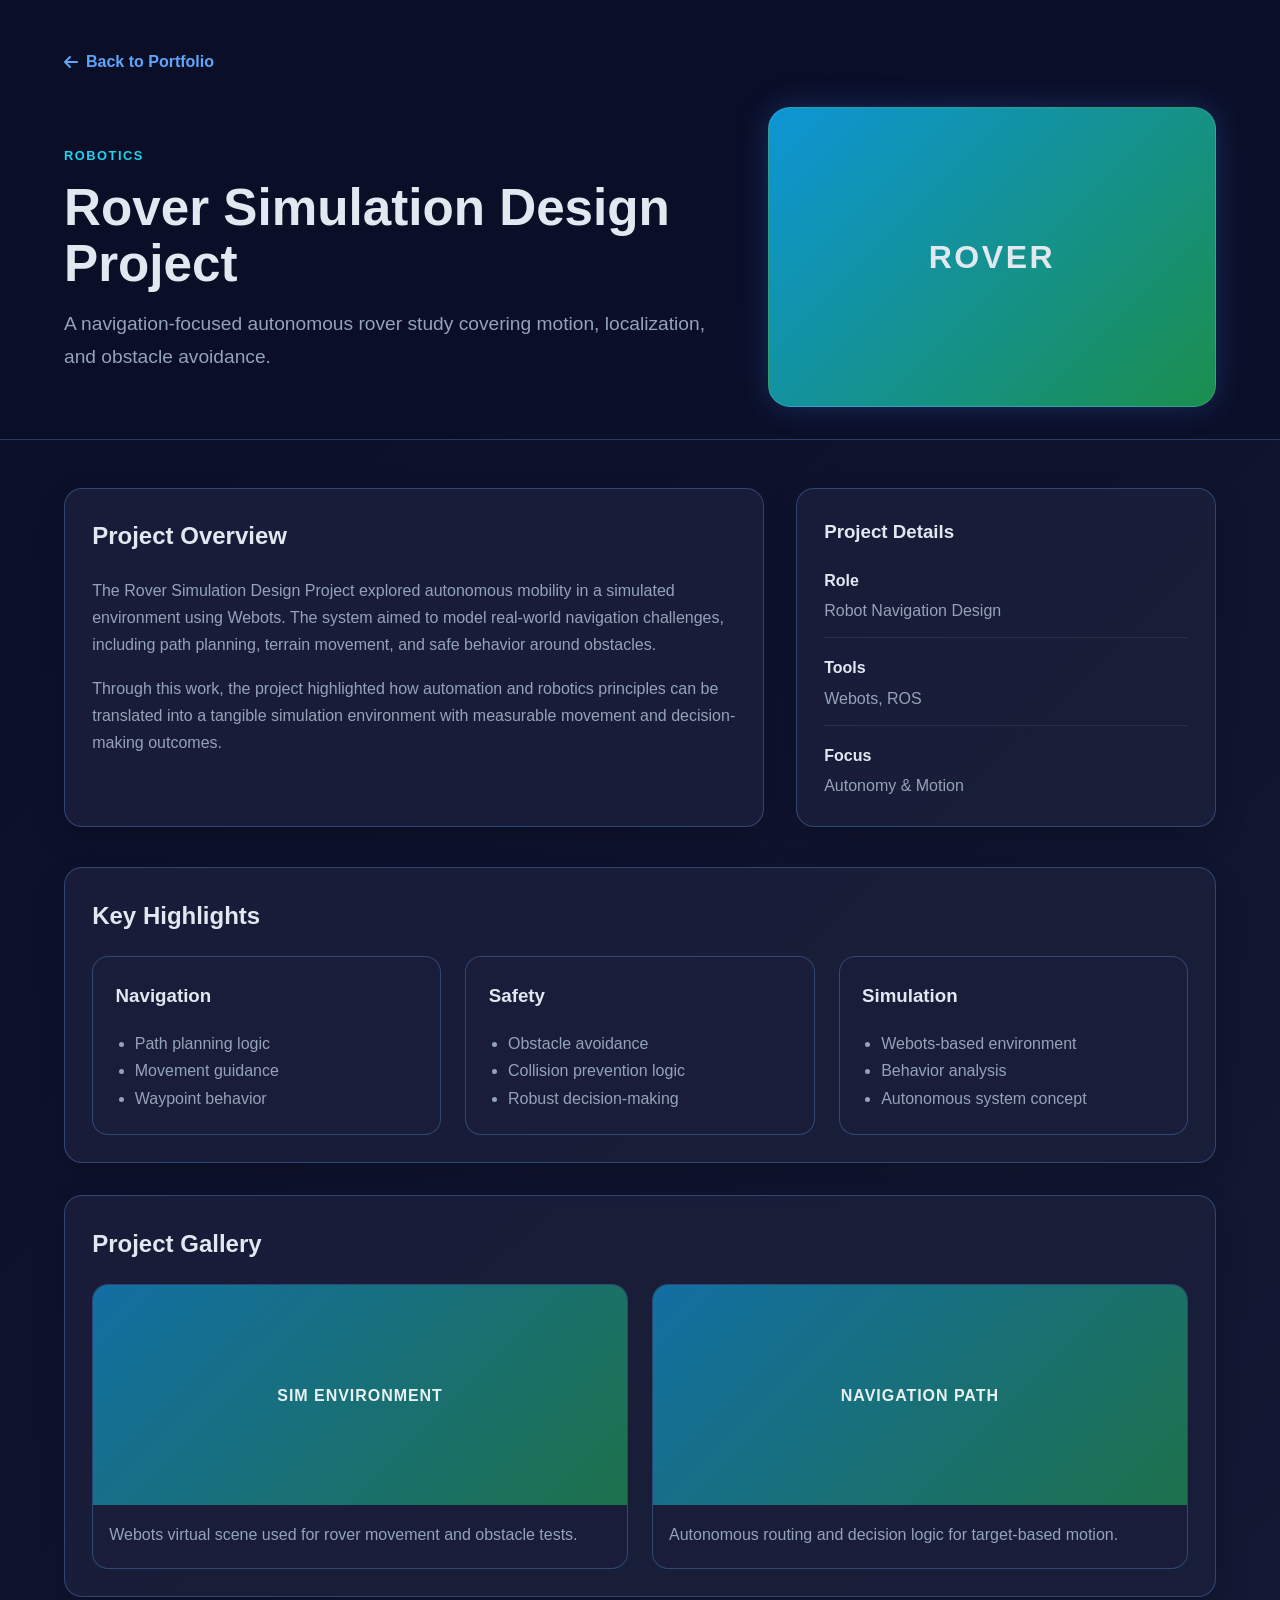
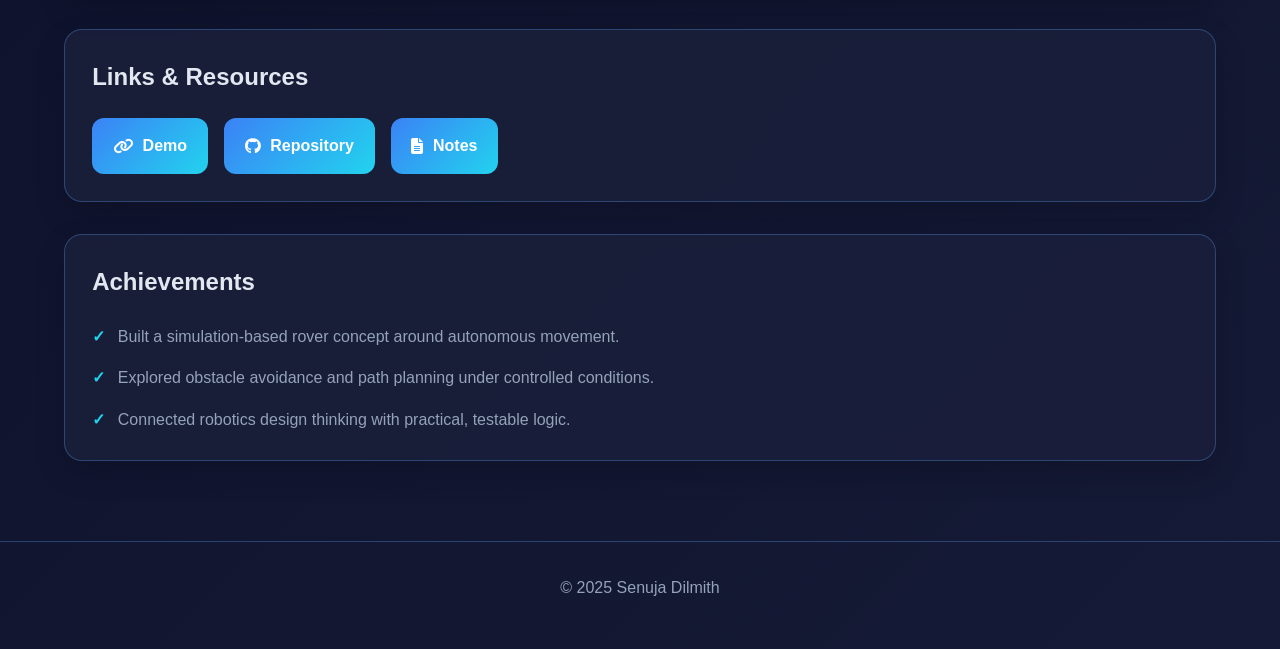
<file: project-rover.html>
<!DOCTYPE html>
<html lang="en">
<head>
    <meta charset="UTF-8">
    <meta name="viewport" content="width=device-width, initial-scale=1.0">
    <title>Rover Simulation Design Project | Senuja Dilmith Portfolio</title>
    <link rel="stylesheet" href="https://cdnjs.cloudflare.com/ajax/libs/font-awesome/6.4.0/css/all.min.css">
    <style>
        :root {
            --bg-primary: #0a0e27;
            --bg-secondary: #151a36;
            --bg-card: #1a1f3a;
            --blue-primary: #3b82f6;
            --blue-secondary: #60a5fa;
            --text-primary: #e2e8f0;
            --text-secondary: #94a3b8;
            --accent-cyan: #22d3ee;
            --accent-purple: #a78bfa;
            --border: rgba(96, 165, 250, 0.3);
        }
        * { box-sizing: border-box; }
        body {
            margin: 0;
            font-family: 'Segoe UI', Tahoma, Geneva, Verdana, sans-serif;
            background: linear-gradient(135deg, var(--bg-primary) 0%, var(--bg-secondary) 100%);
            color: var(--text-primary);
            line-height: 1.7;
        }
        a { color: inherit; }
        .container { max-width: 1200px; margin: 0 auto; padding: 0 1.5rem; }
        .project-header { padding: 3rem 0 2rem; border-bottom: 1px solid var(--border); background: rgba(10, 14, 39, 0.8); }
        .back-link { display: inline-flex; align-items: center; gap: 0.5rem; text-decoration: none; color: var(--blue-secondary); margin-bottom: 2rem; font-weight: 600; }
        .project-hero { display: grid; grid-template-columns: 1.2fr 0.8fr; gap: 2rem; align-items: center; }
        .eyebrow { display: inline-block; font-size: 0.8rem; letter-spacing: 0.12em; text-transform: uppercase; color: var(--accent-cyan); font-weight: 700; margin-bottom: 0.8rem; }
        h1 { font-size: clamp(2.2rem, 4vw, 4rem); margin: 0 0 1rem; line-height: 1.1; }
        .project-subtitle { font-size: 1.2rem; color: var(--text-secondary); margin: 0; }
        .hero-visual { min-height: 300px; border-radius: 22px; display: flex; align-items: center; justify-content: center; box-shadow: 0 0 30px rgba(59, 130, 246, 0.25); border: 1px solid rgba(255,255,255,0.12); position: relative; overflow: hidden; background: linear-gradient(135deg, rgba(14,165,233,0.9), rgba(34,197,94,0.7)); }
        .hero-visual .detail-badge { font-size: 2rem; font-weight: 700; letter-spacing: 0.08em; text-transform: uppercase; }
        .project-content { padding: 3rem 0 5rem; }
        .overview { display: grid; grid-template-columns: 1.5fr 0.9fr; gap: 2rem; margin-bottom: 2.5rem; }
        .card { background: rgba(26,31,58,0.9); border: 1px solid var(--border); border-radius: 18px; padding: 1.7rem; box-shadow: 0 12px 30px rgba(0,0,0,0.18); }
        .card h2, .card h3 { margin-top: 0; }
        .card p { color: var(--text-secondary); }
        .meta-list { display: grid; gap: 1rem; }
        .meta-item { padding-bottom: 0.8rem; border-bottom: 1px solid rgba(255,255,255,0.08); }
        .meta-item:last-child { border-bottom: none; padding-bottom: 0; }
        .meta-item strong { display: block; color: var(--text-primary); margin-bottom: 0.2rem; }
        .meta-item span { color: var(--text-secondary); }
        .highlight-grid, .gallery-grid { display: grid; grid-template-columns: repeat(auto-fit, minmax(240px, 1fr)); gap: 1.5rem; margin-top: 1rem; }
        .highlight-card { background: rgba(26,31,58,0.9); border: 1px solid var(--border); border-radius: 16px; padding: 1.4rem; }
        .highlight-card ul { margin: 0; padding-left: 1.2rem; color: var(--text-secondary); }
        .gallery-item { background: rgba(26,31,58,0.9); border: 1px solid var(--border); border-radius: 16px; overflow: hidden; }
        .media-box { min-height: 220px; background: linear-gradient(135deg, rgba(14,165,233,0.6), rgba(34,197,94,0.5)); display: flex; align-items: center; justify-content: center; font-weight: 700; letter-spacing: 0.06em; color: rgba(255,255,255,0.9); padding: 1rem; text-align: center; }
        .gallery-item p { padding: 1rem 1rem 1.2rem; margin: 0; color: var(--text-secondary); }
        .link-list { display: flex; flex-wrap: wrap; gap: 1rem; margin-top: 1rem; }
        .project-link-btn { display: inline-flex; align-items: center; gap: 0.6rem; text-decoration: none; padding: 0.9rem 1.3rem; border-radius: 12px; background: linear-gradient(135deg, var(--blue-primary), var(--accent-cyan)); color: white; font-weight: 700; transition: transform 0.2s ease; }
        .project-link-btn:hover { transform: translateY(-2px); }
        .achievement-list { list-style: none; padding: 0; margin: 1rem 0 0; display: grid; gap: 0.9rem; }
        .achievement-list li { position: relative; padding-left: 1.6rem; color: var(--text-secondary); }
        .achievement-list li::before { content: "✓"; position: absolute; left: 0; top: 0; color: var(--accent-cyan); font-weight: 700; }
        footer { padding: 2rem 0 3rem; text-align: center; color: var(--text-secondary); border-top: 1px solid var(--border); }
        @media (max-width: 900px) { .project-hero, .overview { grid-template-columns: 1fr; } }
    </style>
</head>
<body>
    <header class="project-header">
        <div class="container">
            <a href="index.html" class="back-link"><i class="fas fa-arrow-left"></i> Back to Portfolio</a>
            <div class="project-hero">
                <div>
                    <span class="eyebrow">Robotics</span>
                    <h1>Rover Simulation Design Project</h1>
                    <p class="project-subtitle">A navigation-focused autonomous rover study covering motion, localization, and obstacle avoidance.</p>
                </div>
                <div class="hero-visual">
                    <div class="detail-badge">ROVER</div>
                </div>
            </div>
        </div>
    </header>

    <main class="project-content">
        <div class="container">
            <div class="overview">
                <div class="card">
                    <h2>Project Overview</h2>
                    <p>The Rover Simulation Design Project explored autonomous mobility in a simulated environment using Webots. The system aimed to model real-world navigation challenges, including path planning, terrain movement, and safe behavior around obstacles.</p>
                    <p>Through this work, the project highlighted how automation and robotics principles can be translated into a tangible simulation environment with measurable movement and decision-making outcomes.</p>
                </div>
                <div class="card">
                    <h3>Project Details</h3>
                    <div class="meta-list">
                        <div class="meta-item"><strong>Role</strong><span>Robot Navigation Design</span></div>
                        <div class="meta-item"><strong>Tools</strong><span>Webots, ROS</span></div>
                        <div class="meta-item"><strong>Focus</strong><span>Autonomy & Motion</span></div>
                    </div>
                </div>
            </div>

            <div class="card" style="margin-bottom:2rem;">
                <h2>Key Highlights</h2>
                <div class="highlight-grid">
                    <div class="highlight-card">
                        <h3>Navigation</h3>
                        <ul>
                            <li>Path planning logic</li>
                            <li>Movement guidance</li>
                            <li>Waypoint behavior</li>
                        </ul>
                    </div>
                    <div class="highlight-card">
                        <h3>Safety</h3>
                        <ul>
                            <li>Obstacle avoidance</li>
                            <li>Collision prevention logic</li>
                            <li>Robust decision-making</li>
                        </ul>
                    </div>
                    <div class="highlight-card">
                        <h3>Simulation</h3>
                        <ul>
                            <li>Webots-based environment</li>
                            <li>Behavior analysis</li>
                            <li>Autonomous system concept</li>
                        </ul>
                    </div>
                </div>
            </div>

            <div class="card" style="margin-bottom:2rem;">
                <h2>Project Gallery</h2>
                <div class="gallery-grid">
                    <div class="gallery-item">
                        <div class="media-box">SIM ENVIRONMENT</div>
                        <p>Webots virtual scene used for rover movement and obstacle tests.</p>
                    </div>
                    <div class="gallery-item">
                        <div class="media-box">NAVIGATION PATH</div>
                        <p>Autonomous routing and decision logic for target-based motion.</p>
                    </div>
                </div>
            </div>

            <div class="card" style="margin-bottom:2rem;">
                <h2>Links & Resources</h2>
                <div class="link-list">
                    <a href="#" class="project-link-btn"><i class="fas fa-link"></i> Demo</a>
                    <a href="#" class="project-link-btn"><i class="fab fa-github"></i> Repository</a>
                    <a href="#" class="project-link-btn"><i class="fas fa-file-alt"></i> Notes</a>
                </div>
            </div>

            <div class="card">
                <h2>Achievements</h2>
                <ul class="achievement-list">
                    <li>Built a simulation-based rover concept around autonomous movement.</li>
                    <li>Explored obstacle avoidance and path planning under controlled conditions.</li>
                    <li>Connected robotics design thinking with practical, testable logic.</li>
                </ul>
            </div>
        </div>
    </main>

    <footer>
        <div class="container">© 2025 Senuja Dilmith</div>
    </footer>
</body>
</html>
</file>
<file: style.css>
/* ==================== GLOBAL STYLES ==================== */
* {
    margin: 0;
    padding: 0;
    box-sizing: border-box;
}

:root {
    /* Dark Theme Colors */
    --bg-primary: #0a0e27;
    --bg-secondary: #151a36;
    --bg-card: #1a1f3a;
    
    /* Blue Accent Colors */
    --blue-primary: #3b82f6;
    --blue-secondary: #60a5fa;
    --blue-dark: #2563eb;
    --blue-light: #93c5fd;
    --blue-glow: rgba(59, 130, 246, 0.3);
    
    /* Text Colors */
    --text-primary: #e2e8f0;
    --text-secondary: #94a3b8;
    --text-muted: #64748b;
    
    /* Accent Colors */
    --accent-cyan: #22d3ee;
    --accent-purple: #a78bfa;
    --success: #10b981;
    --warning: #f59e0b;
    
    /* Shadows */
    --shadow-sm: 0 2px 8px rgba(0, 0, 0, 0.3);
    --shadow-md: 0 4px 16px rgba(0, 0, 0, 0.4);
    --shadow-lg: 0 8px 32px rgba(0, 0, 0, 0.5);
    --shadow-blue: 0 0 20px var(--blue-glow);
    
    /* Transitions */
    --transition: all 0.3s cubic-bezier(0.4, 0, 0.2, 1);
}

html {
    scroll-behavior: smooth;
}

body {
    font-family: 'Segoe UI', Tahoma, Geneva, Verdana, sans-serif;
    background: var(--bg-primary);
    color: var(--text-primary);
    line-height: 1.6;
    overflow-x: hidden;
}

/* ==================== NAVIGATION ==================== */
.navbar {
    position: fixed;
    top: 0;
    width: 100%;
    background: rgba(10, 14, 39, 0.95);
    backdrop-filter: blur(10px);
    z-index: 1000;
    padding: 1rem 0;
    box-shadow: var(--shadow-sm);
    border-bottom: 1px solid rgba(59, 130, 246, 0.1);
}

.container {
    max-width: 1200px;
    margin: 0 auto;
    padding: 0 2rem;
}

.navbar .container {
    display: flex;
    justify-content: space-between;
    align-items: center;
}

.logo h2 {
    color: var(--blue-secondary);
    font-size: 1.5rem;
    font-weight: 700;
    background: linear-gradient(135deg, var(--blue-primary), var(--accent-cyan));
    -webkit-background-clip: text;
    -webkit-text-fill-color: transparent;
}

.nav-links {
    display: flex;
    list-style: none;
    gap: 2rem;
}

.nav-links a {
    color: var(--text-primary);
    text-decoration: none;
    font-weight: 500;
    transition: var(--transition);
    position: relative;
}

.nav-links a::after {
    content: '';
    position: absolute;
    bottom: -5px;
    left: 0;
    width: 0;
    height: 2px;
    background: var(--blue-primary);
    transition: var(--transition);
}

.nav-links a:hover {
    color: var(--blue-secondary);
}

.nav-links a:hover::after {
    width: 100%;
}

.burger {
    display: none;
    cursor: pointer;
}

.burger div {
    width: 25px;
    height: 3px;
    background: var(--blue-primary);
    margin: 5px;
    transition: var(--transition);
}

/* ==================== HERO SECTION ==================== */
.hero {
    min-height: 100vh;
    display: flex;
    align-items: center;
    justify-content: center;
    position: relative;
    padding: 6rem 2rem 2rem;
    background: linear-gradient(135deg, var(--bg-primary) 0%, var(--bg-secondary) 100%);
    overflow: hidden;
}

.hero::before {
    content: '';
    position: absolute;
    top: -50%;
    right: -50%;
    width: 100%;
    height: 100%;
    background: radial-gradient(circle, var(--blue-glow) 0%, transparent 70%);
    animation: pulse 4s ease-in-out infinite;
}

@keyframes pulse {
    0%, 100% { opacity: 0.5; transform: scale(1); }
    50% { opacity: 0.8; transform: scale(1.1); }
}

.hero-content {
    display: grid;
    grid-template-columns: 1fr 1fr;
    gap: 4rem;
    align-items: center;
    max-width: 1200px;
    width: 100%;
    z-index: 1;
}

.hero-text h1 {
    font-size: 3.5rem;
    font-weight: 700;
    margin-bottom: 1rem;
    background: linear-gradient(135deg, var(--text-primary), var(--blue-secondary));
    -webkit-background-clip: text;
    -webkit-text-fill-color: transparent;
}

.subtitle {
    font-size: 1.5rem;
    color: var(--blue-secondary);
    margin-bottom: 1rem;
    font-weight: 500;
}

.description {
    font-size: 1.1rem;
    color: var(--text-secondary);
    margin-bottom: 2rem;
    line-height: 1.8;
}

.hero-buttons {
    display: flex;
    gap: 1rem;
    flex-wrap: wrap;
}

.btn {
    padding: 0.9rem 2rem;
    border-radius: 8px;
    text-decoration: none;
    font-weight: 600;
    transition: var(--transition);
    display: inline-block;
    border: none;
    cursor: pointer;
    font-size: 1rem;
}

.btn-primary {
    background: var(--blue-primary);
    color: white;
    box-shadow: var(--shadow-blue);
}

.btn-primary:hover {
    background: var(--blue-dark);
    transform: translateY(-2px);
    box-shadow: 0 0 30px var(--blue-glow);
}

.btn-secondary {
    background: transparent;
    color: var(--blue-secondary);
    border: 2px solid var(--blue-primary);
}

.btn-secondary:hover {
    background: var(--blue-primary);
    color: white;
    transform: translateY(-2px);
}

/* Avatar */
.hero-image {
    display: flex;
    justify-content: center;
    align-items: center;
}

.avatar-container {
    position: relative;
    width: 350px;
    height: 350px;
}

.avatar-circle {
    width: 100%;
    height: 100%;
    border-radius: 50%;
    background: linear-gradient(135deg, var(--blue-primary), var(--accent-cyan), var(--accent-purple));
    position: relative;
    animation: rotate 10s linear infinite;
    box-shadow: 0 0 60px var(--blue-glow);
}

.avatar-circle::before {
    content: '';
    position: absolute;
    top: 50%;
    left: 50%;
    transform: translate(-50%, -50%);
    width: 90%;
    height: 90%;
    border-radius: 50%;
    background: var(--bg-secondary);
}

.avatar-img {
    width: 100%;
    height: 100%;
    border-radius: 50%;
    object-fit: cover;
    box-shadow: 0 0 60px var(--blue-glow);
}

@keyframes rotate {
    from { transform: rotate(0deg); }
    to { transform: rotate(360deg); }
}

/* Scroll Indicator */
.scroll-indicator {
    position: absolute;
    bottom: 2rem;
    left: 50%;
    transform: translateX(-50%);
}

.scroll-indicator span {
    display: block;
    width: 20px;
    height: 30px;
    border: 2px solid var(--blue-primary);
    border-radius: 20px;
    position: relative;
}

.scroll-indicator span::before {
    content: '';
    position: absolute;
    top: 5px;
    left: 50%;
    transform: translateX(-50%);
    width: 4px;
    height: 8px;
    background: var(--blue-primary);
    border-radius: 2px;
    animation: scroll 2s infinite;
}

@keyframes scroll {
    0% { opacity: 1; transform: translateX(-50%) translateY(0); }
    100% { opacity: 0; transform: translateX(-50%) translateY(15px); }
}

/* ==================== SECTIONS ==================== */
section {
    padding: 5rem 2rem;
}

.section-title {
    font-size: 2.5rem;
    text-align: center;
    margin-bottom: 3rem;
    position: relative;
    color: var(--text-primary);
}

.section-title::after {
    content: '';
    position: absolute;
    bottom: -10px;
    left: 50%;
    transform: translateX(-50%);
    width: 80px;
    height: 4px;
    background: linear-gradient(90deg, var(--blue-primary), var(--accent-cyan));
    border-radius: 2px;
}

/* ==================== ABOUT SECTION ==================== */
.about {
    background: var(--bg-secondary);
}

.about-content {
    max-width: 900px;
    margin: 0 auto;
}

.about-text p {
    font-size: 1.1rem;
    color: var(--text-secondary);
    margin-bottom: 1.5rem;
    line-height: 1.8;
}

.about-stats {
    display: grid;
    grid-template-columns: repeat(auto-fit, minmax(150px, 1fr));
    gap: 2rem;
    margin-top: 3rem;
}

.stat {
    text-align: center;
    padding: 2rem;
    background: var(--bg-card);
    border-radius: 12px;
    border: 1px solid rgba(59, 130, 246, 0.2);
    transition: var(--transition);
}

.stat:hover {
    transform: translateY(-5px);
    box-shadow: var(--shadow-blue);
    border-color: var(--blue-primary);
}

.stat h3 {
    font-size: 2.5rem;
    color: var(--blue-secondary);
    margin-bottom: 0.5rem;
}

.stat p {
    color: var(--text-secondary);
    font-size: 0.9rem;
}

/* ==================== SKILLS SECTION ==================== */
.skills-grid {
    display: grid;
    grid-template-columns: repeat(auto-fit, minmax(280px, 1fr));
    gap: 2rem;
    max-width: 1200px;
    margin: 0 auto;
}

.skill-card {
    background: var(--bg-card);
    padding: 2rem;
    border-radius: 12px;
    border: 1px solid rgba(59, 130, 246, 0.2);
    transition: var(--transition);
}

.skill-card:hover {
    transform: translateY(-10px);
    box-shadow: var(--shadow-blue);
    border-color: var(--blue-primary);
}

.skill-icon {
    width: 60px;
    height: 60px;
    background: linear-gradient(135deg, var(--blue-primary), var(--accent-cyan));
    border-radius: 12px;
    display: flex;
    align-items: center;
    justify-content: center;
    margin-bottom: 1.5rem;
    font-size: 1.8rem;
    color: white;
}

.skill-card h3 {
    font-size: 1.3rem;
    margin-bottom: 0.5rem;
    color: var(--text-primary);
}

.skill-card p {
    color: var(--text-secondary);
    margin-bottom: 1.5rem;
}

.skill-bar {
    width: 100%;
    height: 8px;
    background: var(--bg-secondary);
    border-radius: 4px;
    overflow: hidden;
}

.skill-progress {
    height: 100%;
    background: linear-gradient(90deg, var(--blue-primary), var(--accent-cyan));
    border-radius: 4px;
    transition: width 1s ease;
}

/* ==================== SKILLS SHOWCASE ==================== */
.skills-showcase {
    max-width: 1200px;
    margin: 0 auto;
}

.skills-list {
    display: flex;
    flex-wrap: wrap;
    justify-content: center;
    gap: 0.8rem;
}

.compact-skills {
    justify-content: center;
    padding: 0.5rem 0;
}

.skill-tag {
    background: rgba(59, 130, 246, 0.12);
    color: var(--text-primary);
    border: 1px solid rgba(96, 165, 250, 0.4);
    border-radius: 999px;
    padding: 0.7rem 1rem;
    font-size: 0.9rem;
    font-weight: 500;
    box-shadow: var(--shadow-sm);
}

/* ==================== PROJECTS SECTION ==================== */
.projects {
    background: var(--bg-secondary);
}

.projects-grid {
    display: grid;
    grid-template-columns: repeat(auto-fit, minmax(320px, 1fr));
    gap: 2rem;
    max-width: 1200px;
    margin: 0 auto;
}

.project-card {
    background: var(--bg-card);
    border-radius: 12px;
    overflow: hidden;
    border: 1px solid rgba(59, 130, 246, 0.2);
    transition: var(--transition);
}

.project-card:hover {
    transform: translateY(-10px);
    box-shadow: var(--shadow-blue);
    border-color: var(--blue-primary);
}

.project-image {
    height: 200px;
    background: linear-gradient(135deg, var(--blue-dark), var(--accent-purple));
    position: relative;
    overflow: hidden;
}

.project-image-link {
    display: block;
    text-decoration: none;
}

.project-image-cover {
    background-size: cover;
    background-position: center;
}

.project-overlay {
    position: absolute;
    top: 0;
    left: 0;
    width: 100%;
    height: 100%;
    background: rgba(10, 14, 39, 0.9);
    display: flex;
    align-items: center;
    justify-content: center;
    opacity: 0;
    transition: var(--transition);
}

.project-card:hover .project-overlay {
    opacity: 1;
}

.project-link {
    color: var(--blue-secondary);
    font-size: 2rem;
    transition: var(--transition);
}

.project-link:hover {
    color: var(--accent-cyan);
    transform: scale(1.2);
}

.project-info {
    padding: 1.5rem;
}

.project-info h3 {
    font-size: 1.3rem;
    margin-bottom: 0.5rem;
    color: var(--text-primary);
}

.project-info p {
    color: var(--text-secondary);
    margin-bottom: 1rem;
    font-size: 0.95rem;
}

.project-links {
    display: flex;
    gap: 0.75rem;
    flex-wrap: wrap;
    margin-top: 1rem;
}

.project-links a {
    display: inline-flex;
    align-items: center;
    gap: 0.45rem;
    text-decoration: none;
    padding: 0.55rem 0.9rem;
    border-radius: 999px;
    font-size: 0.85rem;
    font-weight: 600;
    background: rgba(59, 130, 246, 0.14);
    border: 1px solid rgba(96, 165, 250, 0.35);
    color: var(--blue-secondary);
    transition: var(--transition);
}

.project-links a:hover {
    background: rgba(59, 130, 246, 0.22);
    transform: translateY(-2px);
    box-shadow: 0 0 18px rgba(59, 130, 246, 0.2);
}

/* ==================== ACHIEVEMENTS & LEADERSHIP ==================== */
.achievements,
.leadership {
    background: var(--bg-primary);
}

.achievement-grid {
    display: grid;
    grid-template-columns: repeat(auto-fit, minmax(320px, 1fr));
    gap: 2rem;
    max-width: 1200px;
    margin: 0 auto;
}

.achievement-card {
    background: var(--bg-card);
    border: 1px solid rgba(59, 130, 246, 0.2);
    border-radius: 12px;
    overflow: hidden;
    transition: var(--transition);
}

.achievement-card:hover {
    transform: translateY(-8px);
    box-shadow: var(--shadow-blue);
    border-color: var(--blue-primary);
}

.achievement-image {
    display: block;
    width: 100%;
    height: 220px;
    object-fit: cover;
    background: rgba(59, 130, 246, 0.12);
}

.achievement-body {
    padding: 1.5rem;
}

.achievement-rank {
    display: inline-block;
    margin-bottom: 0.75rem;
    padding: 0.35rem 0.8rem;
    border-radius: 999px;
    background: rgba(59, 130, 246, 0.12);
    color: var(--blue-secondary);
    border: 1px solid rgba(59, 130, 246, 0.25);
    font-size: 0.8rem;
    font-weight: 700;
    letter-spacing: 0.03em;
}

.achievement-card h3 {
    color: var(--text-primary);
    margin-bottom: 0.75rem;
    font-size: 1.35rem;
}

.achievement-card p {
    color: var(--text-secondary);
    line-height: 1.8;
    margin-bottom: 1rem;
}

.achievement-links {
    display: flex;
    flex-wrap: wrap;
    gap: 0.6rem;
}

.achievement-links a {
    display: inline-flex;
    align-items: center;
    gap: 0.45rem;
    text-decoration: none;
    padding: 0.5rem 0.8rem;
    border-radius: 999px;
    font-size: 0.82rem;
    font-weight: 600;
    background: rgba(59, 130, 246, 0.14);
    border: 1px solid rgba(96, 165, 250, 0.35);
    color: var(--blue-secondary);
    transition: var(--transition);
}

.achievement-links a:hover {
    background: rgba(59, 130, 246, 0.22);
    transform: translateY(-2px);
}

.info-grid {
    display: grid;
    grid-template-columns: repeat(auto-fit, minmax(280px, 1fr));
    gap: 2rem;
    max-width: 1200px;
    margin: 0 auto;
}

.info-card {
    background: var(--bg-card);
    border: 1px solid rgba(59, 130, 246, 0.2);
    border-radius: 12px;
    padding: 2rem;
    transition: var(--transition);
}

.info-card:hover {
    transform: translateY(-8px);
    box-shadow: var(--shadow-blue);
    border-color: var(--blue-primary);
}

.info-icon {
    font-size: 2.5rem;
    margin-bottom: 1rem;
}

.info-card h3 {
    color: var(--text-primary);
    margin-bottom: 0.75rem;
    font-size: 1.35rem;
}

.info-card p {
    color: var(--text-secondary);
    line-height: 1.8;
}

/* ==================== CONTACT SECTION ==================== */
.contact-content {
    display: grid;
    grid-template-columns: 1fr 1fr;
    gap: 3rem;
    max-width: 1200px;
    margin: 0 auto;
}

.contact-info h3 {
    font-size: 1.8rem;
    margin-bottom: 1rem;
    color: var(--blue-secondary);
}

.contact-info p {
    color: var(--text-secondary);
    margin-bottom: 2rem;
    line-height: 1.8;
}

.contact-items {
    margin-bottom: 2rem;
}

.contact-item {
    display: flex;
    align-items: center;
    gap: 1rem;
    margin-bottom: 1.5rem;
    color: var(--text-secondary);
}

.contact-item i {
    color: var(--blue-primary);
    font-size: 1.2rem;
    width: 30px;
}

/* Social Links */
.social-links {
    margin-top: 2rem;
}

.social-links h4 {
    color: var(--text-primary);
    margin-bottom: 1rem;
    font-size: 1.1rem;
}

.social-icons {
    display: flex;
    gap: 1rem;
    flex-wrap: wrap;
}

.social-icons a {
    width: 50px;
    height: 50px;
    background: var(--bg-card);
    border: 2px solid rgba(59, 130, 246, 0.3);
    border-radius: 10px;
    display: flex;
    align-items: center;
    justify-content: center;
    color: var(--blue-secondary);
    font-size: 1.3rem;
    transition: var(--transition);
}

.social-icons a:hover {
    background: var(--blue-primary);
    color: white;
    transform: translateY(-5px);
    box-shadow: var(--shadow-blue);
    border-color: var(--blue-primary);
}

/* Contact Form */
.contact-form {
    background: var(--bg-card);
    padding: 2rem;
    border-radius: 12px;
    border: 1px solid rgba(59, 130, 246, 0.2);
}

.form-group {
    margin-bottom: 1.5rem;
}

.form-group input,
.form-group textarea {
    width: 100%;
    padding: 1rem;
    background: var(--bg-secondary);
    border: 1px solid rgba(59, 130, 246, 0.3);
    border-radius: 8px;
    color: var(--text-primary);
    font-size: 1rem;
    transition: var(--transition);
    font-family: inherit;
}

.form-group input:focus,
.form-group textarea:focus {
    outline: none;
    border-color: var(--blue-primary);
    box-shadow: 0 0 0 3px var(--blue-glow);
}

.form-group textarea {
    resize: vertical;
    min-height: 120px;
}

/* ==================== FOOTER ==================== */
.footer {
    background: var(--bg-secondary);
    padding: 2rem;
    border-top: 1px solid rgba(59, 130, 246, 0.1);
}

.footer .container {
    display: flex;
    justify-content: space-between;
    align-items: center;
}

.footer p {
    color: var(--text-secondary);
}

.footer-social {
    display: flex;
    gap: 1rem;
}

.footer-social a {
    color: var(--blue-secondary);
    font-size: 1.2rem;
    transition: var(--transition);
}

.footer-social a:hover {
    color: var(--accent-cyan);
    transform: translateY(-3px);
}

/* ==================== RESPONSIVE DESIGN ==================== */
@media screen and (max-width: 768px) {
    .nav-links {
        position: absolute;
        right: 0;
        top: 70px;
        background: var(--bg-secondary);
        flex-direction: column;
        width: 100%;
        padding: 2rem;
        transform: translateX(100%);
        transition: var(--transition);
        box-shadow: var(--shadow-md);
    }

    .nav-links.active {
        transform: translateX(0);
    }

    .burger {
        display: block;
    }

    .burger.active .line1 {
        transform: rotate(-45deg) translate(-5px, 6px);
    }

    .burger.active .line2 {
        opacity: 0;
    }

    .burger.active .line3 {
        transform: rotate(45deg) translate(-5px, -6px);
    }

    .hero-content {
        grid-template-columns: 1fr;
        text-align: center;
    }

    .hero-text h1 {
        font-size: 2.5rem;
    }

    .subtitle {
        font-size: 1.2rem;
    }

    .hero-buttons {
        justify-content: center;
    }

    .avatar-container {
        width: 250px;
        height: 250px;
    }

    .contact-content {
        grid-template-columns: 1fr;
    }

    .section-title {
        font-size: 2rem;
    }

    .footer .container {
        flex-direction: column;
        gap: 1rem;
        text-align: center;
    }
}

@media screen and (max-width: 480px) {
    .hero-text h1 {
        font-size: 2rem;
    }

    .subtitle {
        font-size: 1rem;
    }

    .btn {
        padding: 0.7rem 1.5rem;
        font-size: 0.9rem;
    }

    .about-stats {
        grid-template-columns: 1fr;
    }
}
</file>
